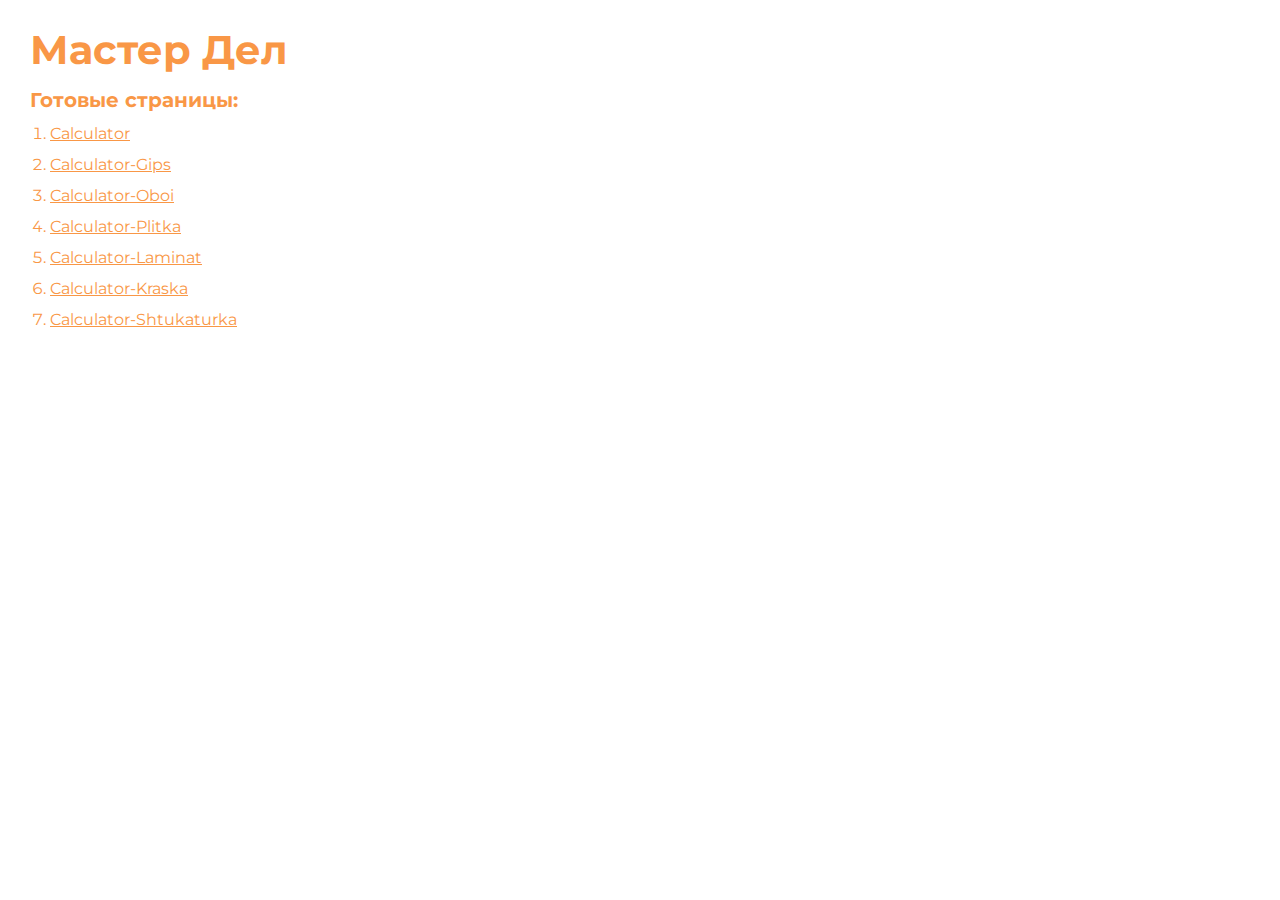
<file: index.html>
<!DOCTYPE html>
<html>

<head>
	<meta charset="UTF-8">
	<meta name="viewport" content="width=device-width, initial-scale=1.0">
	<title>Мастер Дел</title>
</head>

<body>
	<div class="rootpage">
		<h1>Мастер Дел</h1>
		<h2>Готовые страницы:</h2>
		<ol class="rootpage__list">
			<li><a target="_blank" href="home.html">Calculator</a></li>
			<li><a target="_blank" href="calculator-gibs.html">Calculator-Gips</a></li>
			<li><a target="_blank" href="calculator-oboi.html">Calculator-Oboi</a></li>
			<li><a target="_blank" href="calculator-plitka.html">Calculator-Plitka</a></li>
			<li><a target="_blank" href="calculator-laminat.html">Calculator-Laminat</a></li>
			<li><a target="_blank" href="calculator-kraska.html">Calculator-Kraska</a></li>
			<li><a target="_blank" href="calculator-shtukaturka.html">Calculator-Shtukaturka</a></li>
		</ol>
	</div>
</body>
<style>
	@charset "UTF-8";
	@import url("https://fonts.googleapis.com/css?family=Montserrat:regular,700&display=swap");

	*,
	*::before,
	*::after {
		padding: 0px;
		margin: 0px;
		border: 0px;
		box-sizing: border-box;
	}

	html,
	body {
		height: 100%;
		margin: 0;
		padding: 0;
		min-width: 320px;
		width: 100%;
		color: #F99746;
		background-color: #fff;
	}

	body {
		font-family: Montserrat;
		font-size: 100%;
		line-height: 1;
		font-size: 1rem;
	}

	a {
		text-decoration: underline;
		color: #F99746
	}

	a:visited {
		text-decoration: underline;
		color: #F99746
	}

	a:hover {
		text-decoration: none;
	}

	ul li {
		list-style: none;
	}

	img {
		vertical-align: top;
	}

	.wrapper {
		width: 100%;
		min-height: 100%;
		overflow: hidden;
	}

	.rootpage {
		padding: 30px;
		display: flex;
		flex-direction: column;
		align-items: flex-start;
	}

	@media (max-width: 767px) {
		.rootpage {
			padding: 30px 15px;
		}
	}

	h1 {
		color: #F99746;
		font-size: 2.5rem;
		margin: 0px 0px 1.25rem 0px;
	}

	@media (max-width: 767px) {
		h1 {
			font-size: 1.85rem;
			margin: 0px 0px 1.25rem 0px;
		}
	}

	h2 {
		color: #F99746;
		font-size: 1.25rem;
		margin: 0px 0px 1rem 0px;
	}

	@media (max-width: 767px) {
		h2 {
			font-size: 1.125rem;
			margin: 0px 0px 1rem 0px;
		}
	}

	.rootpage__info {
		line-height: 140%;
		margin: 0px 0px 1.5rem 0px;
	}

	.rootpage__list {
		margin: 0px 0px 2.25rem 1.25rem;
	}

	.rootpage__list li:not(:last-child) {
		margin: 0px 0px 15px 0px;
	}

	.rootpage__contacts,
	.rootpage__tnx {
		border-radius: 200px;
		padding: 20px 65px;
		line-height: 140%;
	}

	@media (max-width: 767px) {

		.rootpage__contacts,
		.rootpage__tnx {
			border-radius: 40px;
			padding: 20px;
		}
	}

	.rootpage__contacts {
		background: #32b5a4;

	}

	.rootpage__contacts a {
		color: #ebe691;
	}

	.rootpage__tnx {
		background: #c22d63;
		margin: 0px 0px 1rem 0px;
	}
</style>

</html>
</file>
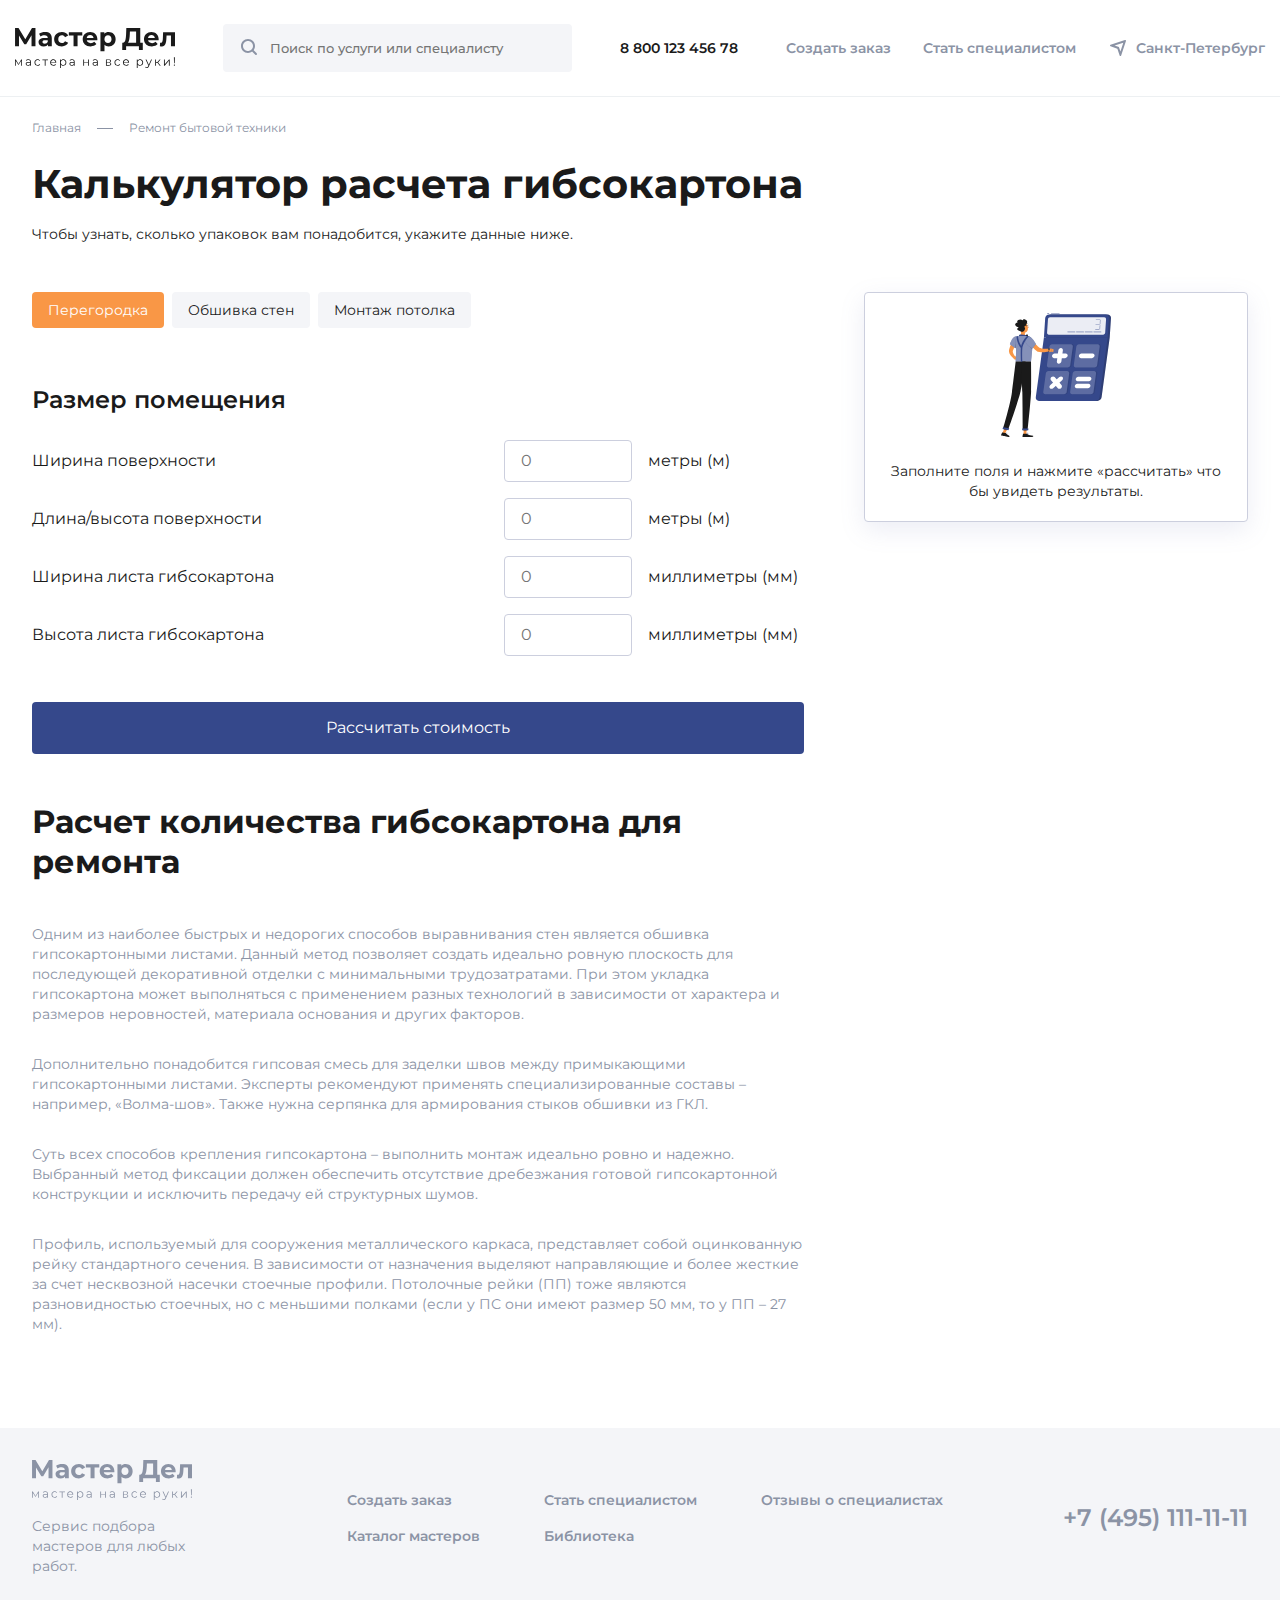
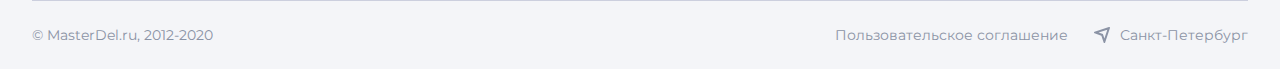
<file: calculator-gibs.html>
<!DOCTYPE html>
<html lang="ru">

<head>
	<title>Calculator-Gibs</title>
	<meta charset="UTF-8">
	<meta name="format-detection" content="telephone=no">
	<link rel="stylesheet" href="css/style.min.css?_v=20240222144942">
	<meta name="viewport" content="width=device-width, initial-scale=1.0">
</head>

<body>
	<div class="wrapper">
		<header class="header">
			<div class="header__container header__container_wide">
				<button aria-label="button: close menu" type="button" class="menu__icon icon-menu"><span></span></button>
				<a href="index.html" class="header__logo logo">
					<img src="img/logo/logo.svg" alt="лого: Мастер Дел">
				</a>
				<form data-da=".header__actions, 767.98, last" action="#" class="header__search search">
					<button aria-label="search button" type="submit" class="search__button">
						<svg xmlns="http://www.w3.org/2000/svg" width="20" height="20" viewBox="0 0 20 20" fill="none">
							<path fill-rule="evenodd" clip-rule="evenodd" d="M9 2C12.866 2 16 5.13401 16 9C16 10.5764 15.4789 12.0311 14.5996 13.2012L14.6545 13.2441L14.7071 13.2929L17.7071 16.2929C18.0976 16.6834 18.0976 17.3166 17.7071 17.7071C17.3466 18.0676 16.7794 18.0953 16.3871 17.7903L16.2929 17.7071L13.2929 14.7071C13.2587 14.6729 13.2275 14.6368 13.1993 14.5992C12.031 15.4789 10.5764 16 9 16C5.13401 16 2 12.866 2 9C2 5.13401 5.13401 2 9 2ZM9 4C6.23858 4 4 6.23858 4 9C4 11.7614 6.23858 14 9 14C11.7614 14 14 11.7614 14 9C14 6.23858 11.7614 4 9 4Z" fill="#8B93A5" />
						</svg>
					</button>
					<input autocomplete="off" type="text" name="form[]" placeholder="Поиск по услуги или специалисту" class="search__input">
				</form>
				<div class="header__actions">
					<a data-da=".menu__body, 767.98, last" href="tel:880012345678" class="header__callback callback">8 800 123 456
						78</a>
					<nav data-da=".header__container, 767,98,last" class="menu__body">
						<ul class="menu__list">
							<li class="menu__item"><a href="#" class="menu__link">Создать заказ</a></li>
							<li class="menu__item"><a href="#" class="menu__link">Стать специалистом</a></li>
							<li class="menu__item"><a aria-label="location" data-da=".header__actions, 767.98, last" href="#" class="menu__link menu__link_address">
									<svg xmlns="http://www.w3.org/2000/svg" width="20" height="20" viewBox="0 0 20 20" fill="none">
										<path fill-rule="evenodd" clip-rule="evenodd" d="M2.54697 8.35978C1.81768 8.11668 1.81768 7.08512 2.54697 6.84202L16.9457 2.04243C17.5711 1.83398 18.166 2.42892 17.9576 3.05427L13.158 17.453C12.9149 18.1823 11.8833 18.1823 11.6402 17.453L9.36691 10.6331L2.54697 8.35978ZM6.59488 7.6009L10.948 9.05195L12.3991 13.4051L15.3012 4.69879L6.59488 7.6009Z" fill="#8B93A5" />
									</svg>
									<span>Санкт-Петербург</span>
								</a></li>
						</ul>
					</nav>
				</div>
			</div>
			<nav class="header__mobile mobile-header">
				<div class="mobile-header__container">
					<ul class="mobile-header__list">
						<li><a href="#" class="mobile-header__link">Создать заказ</a></li>
						<li><a href="#" class="mobile-header__link">Каталог услуг</a></li>
					</ul>
				</div>
			</nav>
		</header>
		<main class="page">
			<section class="top-block">
				<div class="top-block__container">
					<nav class="breadcrumbs">
						<ul class="breadcrumbs__list">
							<li>
								<a href="index.html" class="breadcrumbs__link">Главная</a>
							</li>
							<li>
								Ремонт бытовой техники
							</li>
						</ul>
					</nav>
					<div class="header-block">
						<h1 class="header-block__title title">Калькулятор расчета гибсокартона</h1>
						<p class="header-block__descr">
							Чтобы узнать, сколько упаковок вам понадобится, укажите данные ниже.
						</p>
					</div>
				</div>
			</section>
			<section class="calculator">
				<div class="calculator__container">
					<div class="calculator__body">
						<div data-tabs class="tabs">
							<nav data-tabs-titles class="tabs__navigation">
								<button type="button" class="tabs__title _tab-active">Перегородка</button>
								<button type="button" class="tabs__title">Обшивка стен</button>
								<button type="button" class="tabs__title">Монтаж потолка</button>
							</nav>
							<div data-tabs-body class="tabs__content">
								<div class="tabs__body">
									<h2 class="tabs__subtitle subtitle">
										Размер помещения
									</h2>
									<form action="#" class="tabs__form form-tabs form-tabs_1">
										<div class="form-tabs__line">
											<label for="input1" class="form-tabs__label">Ширина поверхности</label>
											<div class="form-tabs__wrapper">
												<input data-required id="input1" type="text" class="form-tabs__input input input_number input_width-surface" placeholder="0">
												<span class="form-tabs__measurement">метры (м)</span>
											</div>
										</div>
										<div class="form-tabs__line">
											<label for="input2" class="form-tabs__label">Длина/высота поверхности</label>
											<div class="form-tabs__wrapper">
												<input data-required id="input2" type="text" class="form-tabs__input input input_number input_surface-length" placeholder="0">
												<span class="form-tabs__measurement">метры (м)</span>
											</div>
										</div>
										<div class="form-tabs__line">
											<label for="input3" class="form-tabs__label">Ширина листа гибсокартона</label>
											<div class="form-tabs__wrapper">
												<input data-required id="input3" type="text" class="form-tabs__input input input_number input_plasterboard-width" placeholder="0">
												<span class="form-tabs__measurement">миллиметры (мм)</span>
											</div>
										</div>
										<div class="form-tabs__line">
											<label for="input4" class="form-tabs__label">Высота листа гибсокартона</label>
											<div class="form-tabs__wrapper">
												<input data-required id="input4" type="text" class="form-tabs__input input input_number input_plasterboard-height" placeholder="0">
												<span class="form-tabs__measurement">миллиметры (мм)</span>
											</div>
										</div>
										<button type="button" class="form-tabs__button calculate-septum">Рассчитать
											стоимость</button>
									</form>
								</div>
								<div class="tabs__body">
									<h2 class="tabs__subtitle subtitle">
										Размер помещения
									</h2>
									<form action="#" class="tabs__form form-tabs form-tabs_2">
										<div class="form-tabs__line">
											<label for="input1" class="form-tabs__label">Ширина поверхности</label>
											<div class="form-tabs__wrapper">
												<input data-required id="input1" type="text" class="form-tabs__input input input_number input_width-surface-2" placeholder="0">
												<span class="form-tabs__measurement">метры (м)</span>
											</div>
										</div>
										<div class="form-tabs__line">
											<label for="input2" class="form-tabs__label">Длина/высота поверхности</label>
											<div class="form-tabs__wrapper">
												<input data-required id="input2" type="text" class="form-tabs__input input input_number input_surface-length-2" placeholder="0">
												<span class="form-tabs__measurement">метры (м)</span>
											</div>
										</div>
										<div class="form-tabs__line">
											<label for="input3" class="form-tabs__label">Ширина листа гибсокартона</label>
											<div class="form-tabs__wrapper">
												<input data-required id="input3" type="text" class="form-tabs__input input input_number input_plasterboard-width-2" placeholder="0">
												<span class="form-tabs__measurement">миллиметры (мм)</span>
											</div>
										</div>
										<div class="form-tabs__line">
											<label for="input4" class="form-tabs__label">Высота листа гибсокартона</label>
											<div class="form-tabs__wrapper">
												<input data-required id="input4" type="text" class="form-tabs__input input input_number input_plasterboard-height-2" placeholder="0">
												<span class="form-tabs__measurement">миллиметры (мм)</span>
											</div>
										</div>
										<button type="button" class="form-tabs__button calculate-wall-paneling">Рассчитать
											стоимость</button>
									</form>
								</div>
								<div class="tabs__body">
									<h2 class="tabs__subtitle subtitle">
										Размер помещения
									</h2>
									<form action="#" class="tabs__form form-tabs form-tabs_3">
										<div class="form-tabs__line">
											<label for="input1" class="form-tabs__label">Ширина поверхности</label>
											<div class="form-tabs__wrapper">
												<input data-required id="input1" type="text" class="form-tabs__input input input_number input_width-surface-3" placeholder="0">
												<span class="form-tabs__measurement">метры (м)</span>
											</div>
										</div>
										<div class="form-tabs__line">
											<label for="input2" class="form-tabs__label">Длина/высота поверхности</label>
											<div class="form-tabs__wrapper">
												<input data-required id="input2" type="text" class="form-tabs__input input input_number input_surface-length-3" placeholder="0">
												<span class="form-tabs__measurement">метры (м)</span>
											</div>
										</div>
										<div class="form-tabs__line">
											<label for="input3" class="form-tabs__label">Ширина листа гибсокартона</label>
											<div class="form-tabs__wrapper">
												<input data-required id="input3" type="text" class="form-tabs__input input input_number input_plasterboard-width-3" placeholder="0">
												<span class="form-tabs__measurement">миллиметры (мм)</span>
											</div>
										</div>
										<div class="form-tabs__line">
											<label for="input4" class="form-tabs__label">Высота листа гибсокартона</label>
											<div class="form-tabs__wrapper">
												<input data-required id="input4" type="text" class="form-tabs__input input input_number input_plasterboard-height-3" placeholder="0">
												<span class="form-tabs__measurement">миллиметры (мм)</span>
											</div>
										</div>
										<button type="button" class="form-tabs__button calculate-ceiling-installation">Рассчитать
											стоимость</button>
									</form>
								</div>
							</div>
						</div>
						<div class="calculator__content">
							<h2 class="calculator__subtitle subtitle">
								Расчет количества гибсокартона для
								ремонта
							</h2>
							<div class="calculator__info">
								<p>
									Одним из наиболее быстрых и недорогих способов выравнивания стен является обшивка
									гипсокартонными листами. Данный метод
									позволяет создать идеально ровную плоскость для последующей декоративной отделки с
									минимальными трудозатратами. При этом
									укладка гипсокартона может выполняться с применением разных технологий в зависимости от
									характера и размеров
									неровностей, материала основания и других факторов.
								</p>
								<p>
									Дополнительно понадобится гипсовая смесь для заделки швов между примыкающими гипсокартонными
									листами. Эксперты
									рекомендуют применять специализированные составы – например, «Волма-шов». Также нужна
									серпянка для армирования стыков
									обшивки из ГКЛ.
								</p>
								<p>
									Суть всех способов крепления гипсокартона – выполнить монтаж идеально ровно и надежно.
									Выбранный метод фиксации должен
									обеспечить отсутствие дребезжания готовой гипсокартонной конструкции и исключить передачу ей
									структурных шумов.
								</p>
								<p>
									Профиль, используемый для сооружения металлического каркаса, представляет собой оцинкованную
									рейку стандартного сечения.
									В зависимости от назначения выделяют направляющие и более жесткие за счет несквозной насечки
									стоечные профили.
									Потолочные рейки (ПП) тоже являются разновидностью стоечных, но с меньшими полками (если у ПС
									они имеют размер 50 мм, то
									у ПП – 27 мм).
								</p>
							</div>
						</div>
					</div>
					<div class="pin-wrapper">
						<aside id="pinBlock" data-da=".calculator__body, 767.98, 2" class="calculator__result result pin-block">
							<div class="result__body">
								<h4 class="result__header">Результаты</h4>
								<div class="result__items">

								</div>
							</div>
							<div class="result__default">
								<div class="result__image">
									<img src="img/default-result/icon.svg" alt="icon">
								</div>
								<div class="result__topic">Заполните поля и нажмите «рассчитать»
									что бы увидеть результаты.</div>
							</div>
						</aside>
					</div>
				</div>
			</section>
		</main>
		<footer class="footer">
			<div class="footer__container">
				<div class="footer__top top-footer">
					<div class="top-footer__column">
						<a href="index.html" class="top-footer__logo">
							<img src="img/logo/logo-grey.svg" alt="лого: Мастер Дел">
						</a>
						<p class="top-footer__descr">Сервис подбора мастеров для любых работ.</p>
					</div>
					<nav class="top-footer__menu">
						<ul class="top-footer__list">
							<li class="top-footer__item">
								<a href="#" class="top-footer__link">Создать заказ</a>
							</li>
							<li class="top-footer__item">
								<a href="#" class="top-footer__link">Стать специалистом</a>
							</li>
							<li class="top-footer__item">
								<a href="#" class="top-footer__link">Отзывы о специалистах</a>
							</li>
							<li class="top-footer__item">
								<a href="#" class="top-footer__link">Каталог мастеров</a>
							</li>
							<li class="top-footer__item">
								<a href="#" class="top-footer__link">Библиотека</a>
							</li>
						</ul>
					</nav>
					<a href="tel:+74951111111" class="top-footer__callback">+7 (495) 111-11-11</a>
				</div>
				<div class="bottom-footer">
					<p class="bottom-footer__copyright">© MasterDel.ru, 2012-2020</p>
					<ul class="bottom-footer__list">
						<li>
							<a href="#" class="bottom-footer__link">Пользовательское соглашение</a>
						</li>
						<li>
							<a href="#" class="bottom-footer__link bottom-footer__link_address">
								<svg xmlns="http://www.w3.org/2000/svg" width="20" height="20" viewBox="0 0 20 20" fill="none">
									<path fill-rule="evenodd" clip-rule="evenodd" d="M2.54697 8.35978C1.81768 8.11668 1.81768 7.08512 2.54697 6.84202L16.9457 2.04243C17.5711 1.83398 18.166 2.42892 17.9576 3.05427L13.158 17.453C12.9149 18.1823 11.8833 18.1823 11.6402 17.453L9.36691 10.6331L2.54697 8.35978ZM6.59488 7.6009L10.948 9.05195L12.3991 13.4051L15.3012 4.69879L6.59488 7.6009Z" fill="#8B93A5" />
								</svg>
								<span>Санкт-Петербург</span>
							</a>
						</li>
					</ul>
				</div>
			</div>
		</footer>
	</div>
	<!-- <div id="popup" aria-hidden="true" class="popup">
	<div class="popup__wrapper">
		<div class="popup__content">
			<button data-close type="button" class="popup__close">Закрыть</button>
			<div class="popup__text">
				Text
			</div>
		</div>
	</div>
</div> -->
	<script src="js/app.min.js?_v=20240222144942"></script>
</body>

</html>
</file>
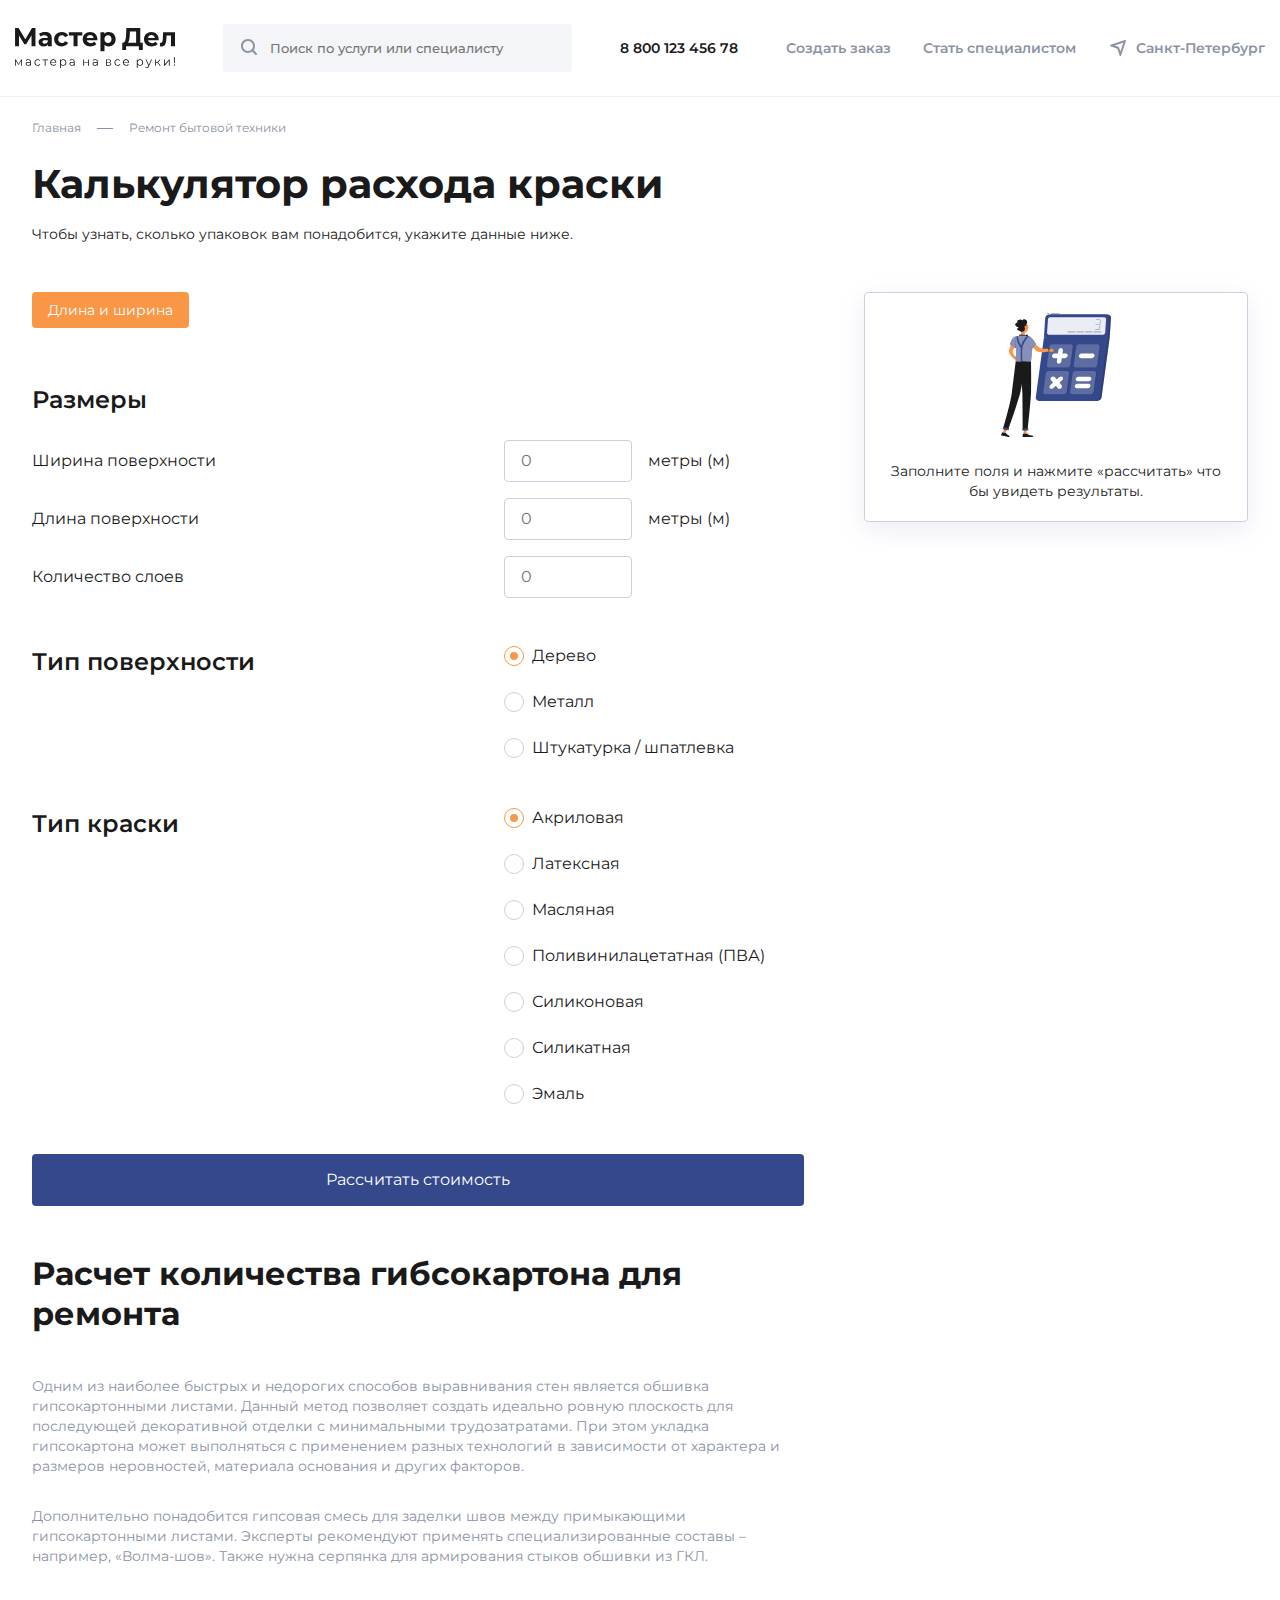
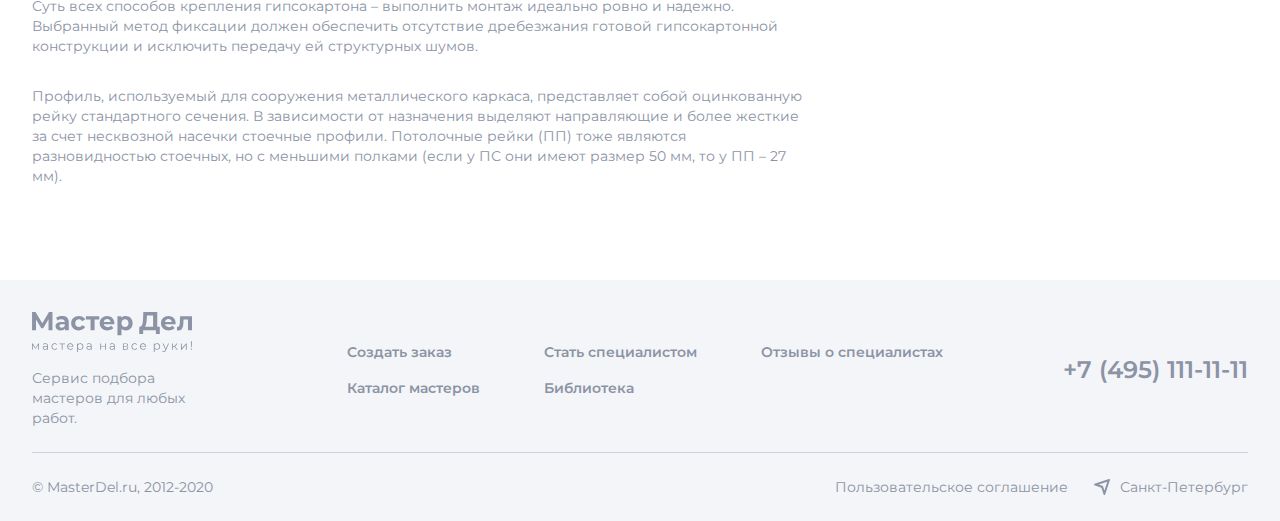
<file: calculator-kraska.html>
<!DOCTYPE html>
<html lang="ru">

<head>
	<title>Calculator-Kraska</title>
	<meta charset="UTF-8">
	<meta name="format-detection" content="telephone=no">
	<link rel="stylesheet" href="css/style.min.css?_v=20240222144942">
	<meta name="viewport" content="width=device-width, initial-scale=1.0">
</head>

<body>
	<div class="wrapper">
		<header class="header">
			<div class="header__container header__container_wide">
				<button aria-label="button: close menu" type="button" class="menu__icon icon-menu"><span></span></button>
				<a href="index.html" class="header__logo logo">
					<img src="img/logo/logo.svg" alt="лого: Мастер Дел">
				</a>
				<form data-da=".header__actions, 767.98, last" action="#" class="header__search search">
					<button aria-label="search button" type="submit" class="search__button">
						<svg xmlns="http://www.w3.org/2000/svg" width="20" height="20" viewBox="0 0 20 20" fill="none">
							<path fill-rule="evenodd" clip-rule="evenodd" d="M9 2C12.866 2 16 5.13401 16 9C16 10.5764 15.4789 12.0311 14.5996 13.2012L14.6545 13.2441L14.7071 13.2929L17.7071 16.2929C18.0976 16.6834 18.0976 17.3166 17.7071 17.7071C17.3466 18.0676 16.7794 18.0953 16.3871 17.7903L16.2929 17.7071L13.2929 14.7071C13.2587 14.6729 13.2275 14.6368 13.1993 14.5992C12.031 15.4789 10.5764 16 9 16C5.13401 16 2 12.866 2 9C2 5.13401 5.13401 2 9 2ZM9 4C6.23858 4 4 6.23858 4 9C4 11.7614 6.23858 14 9 14C11.7614 14 14 11.7614 14 9C14 6.23858 11.7614 4 9 4Z" fill="#8B93A5" />
						</svg>
					</button>
					<input autocomplete="off" type="text" name="form[]" placeholder="Поиск по услуги или специалисту" class="search__input">
				</form>
				<div class="header__actions">
					<a data-da=".menu__body, 767.98, last" href="tel:880012345678" class="header__callback callback">8 800 123 456
						78</a>
					<nav data-da=".header__container, 767,98,last" class="menu__body">
						<ul class="menu__list">
							<li class="menu__item"><a href="#" class="menu__link">Создать заказ</a></li>
							<li class="menu__item"><a href="#" class="menu__link">Стать специалистом</a></li>
							<li class="menu__item"><a aria-label="location" data-da=".header__actions, 767.98, last" href="#" class="menu__link menu__link_address">
									<svg xmlns="http://www.w3.org/2000/svg" width="20" height="20" viewBox="0 0 20 20" fill="none">
										<path fill-rule="evenodd" clip-rule="evenodd" d="M2.54697 8.35978C1.81768 8.11668 1.81768 7.08512 2.54697 6.84202L16.9457 2.04243C17.5711 1.83398 18.166 2.42892 17.9576 3.05427L13.158 17.453C12.9149 18.1823 11.8833 18.1823 11.6402 17.453L9.36691 10.6331L2.54697 8.35978ZM6.59488 7.6009L10.948 9.05195L12.3991 13.4051L15.3012 4.69879L6.59488 7.6009Z" fill="#8B93A5" />
									</svg>
									<span>Санкт-Петербург</span>
								</a></li>
						</ul>
					</nav>
				</div>
			</div>
			<nav class="header__mobile mobile-header">
				<div class="mobile-header__container">
					<ul class="mobile-header__list">
						<li><a href="#" class="mobile-header__link">Создать заказ</a></li>
						<li><a href="#" class="mobile-header__link">Каталог услуг</a></li>
					</ul>
				</div>
			</nav>
		</header>
		<main class="page">
			<section class="top-block">
				<div class="top-block__container">
					<nav class="breadcrumbs">
						<ul class="breadcrumbs__list">
							<li>
								<a href="index.html" class="breadcrumbs__link">Главная</a>
							</li>
							<li>
								Ремонт бытовой техники
							</li>
						</ul>
					</nav>
					<div class="header-block">
						<h1 class="header-block__title title">Калькулятор расхода краски</h1>
						<p class="header-block__descr">
							Чтобы узнать, сколько упаковок вам понадобится, укажите данные ниже.
						</p>
					</div>
				</div>
			</section>
			<section class="calculator">
				<div class="calculator__container">
					<div class="calculator__body">
						<div data-tabs class="tabs">
							<nav data-tabs-titles class="tabs__navigation">
								<button type="button" class="tabs__title _tab-active">Длина и ширина</button>
							</nav>
							<div data-tabs-body class="tabs__content">
								<form action="#" class="tabs__body">
									<div class="tabs__item">
										<h2 class="tabs__subtitle subtitle">
											Размеры
										</h2>
										<div class="tabs__form form-tabs form-tabs_paint">
											<div class="form-tabs__line">
												<label for="input1" class="form-tabs__label">Ширина поверхности</label>
												<div class="form-tabs__wrapper">
													<input id="input1" type="text" class="form-tabs__input input input_width-surface  input_number" placeholder="0">
													<span class="form-tabs__measurement">метры (м)</span>
												</div>
											</div>
											<div class="form-tabs__line">
												<label for="input2" class="form-tabs__label">Длина поверхности</label>
												<div class="form-tabs__wrapper">
													<input id="input2" type="text" class="form-tabs__input input input_surface-length  input_number" placeholder="0">
													<span class="form-tabs__measurement">метры (м)</span>
												</div>
											</div>
											<div class="form-tabs__line">
												<label for="input3" class="form-tabs__label">Количество слоев</label>
												<div class="form-tabs__wrapper">
													<input id="input3" type="text" class="form-tabs__input input input_surface-layers  input_number" placeholder="0">
												</div>
											</div>
										</div>
									</div>
									<div class="tabs__item">
										<div class="tabs__options">
											<h2 class="tabs__subtitle subtitle">
												Тип поверхности
											</h2>
											<div class="options">
												<div class="options__item">
													<input hidden id="b_101" class="options__input options__input_type" checked type="radio" value="0.9" name="option-type">
													<label for="b_101" class="options__label"><span class="options__text">Дерево</span></label>
												</div>
												<div class="options__item">
													<input hidden id="b_121" class="options__input options__input_type" type="radio" value="0.8" name="option-type">
													<label for="b_121" class="options__label"><span class="options__text">Металл</span></label>
												</div>
												<div class="options__item">
													<input hidden id="b_131" class="options__input options__input_type" type="radio" value="1" name="option-type">
													<label for="b_131" class="options__label"><span class="options__text">Штукатурка / шпатлевка</span></label>
												</div>
											</div>
										</div>
									</div>
									<div class="tabs__item">
										<div class="tabs__options">
											<h2 class="tabs__subtitle subtitle">
												Тип краски
											</h2>
											<div class="options">
												<div class="options__item">
													<input hidden id="o_110" class="options__input options__input_paintType" checked type="radio" value="0.25" name="option-paintType">
													<label for="o_110" class="options__label"><span class="options__text">Акриловая</span></label>
												</div>
												<div class="options__item">
													<input hidden id="o_112" class="options__input options__input_paintType" type="radio" value="0.6" name="option-paintType">
													<label for="o_112" class="options__label"><span class="options__text">Латексная</span></label>
												</div>
												<div class="options__item">
													<input hidden id="o_113" class="options__input options__input_paintType" type="radio" value="0.2" name="option-paintType">
													<label for="o_113" class="options__label"><span class="options__text">Масляная</span></label>
												</div>
												<div class="options__item">
													<input hidden id="o_114" class="options__input options__input_paintType" type="radio" value="0.55" name="option-paintType">
													<label for="o_114" class="options__label"><span class="options__text">Поливинилацетатная (ПВА)</span></label>
												</div>
												<div class="options__item">
													<input hidden id="o_115" class="options__input options__input_paintType" type="radio" value="0.3" name="option-paintType">
													<label for="o_115" class="options__label"><span class="options__text">Силиконовая</span></label>
												</div>
												<div class="options__item">
													<input hidden id="o_116" class="options__input options__input_paintType" type="radio" value="0.4" name="option-paintType">
													<label for="o_116" class="options__label"><span class="options__text">Силикатная</span></label>
												</div>
												<div class="options__item">
													<input hidden id="o_117" class="options__input options__input_paintType" type="radio" value="0.15" name="option-paintType">
													<label for="o_117" class="options__label"><span class="options__text">Эмаль</span></label>
												</div>
											</div>
										</div>
									</div>
									<button class="form-tabs__button calculator-paint">Рассчитать стоимость</button>
								</form>
							</div>
						</div>
						<div class="calculator__content">
							<h2 class="calculator__subtitle subtitle">
								Расчет количества гибсокартона для
								ремонта
							</h2>
							<div class="calculator__info">
								<p>
									Одним из наиболее быстрых и недорогих способов выравнивания стен является обшивка
									гипсокартонными листами. Данный метод
									позволяет создать идеально ровную плоскость для последующей декоративной отделки с
									минимальными трудозатратами. При этом
									укладка гипсокартона может выполняться с применением разных технологий в зависимости от
									характера и размеров
									неровностей, материала основания и других факторов.
								</p>
								<p>
									Дополнительно понадобится гипсовая смесь для заделки швов между примыкающими гипсокартонными
									листами. Эксперты
									рекомендуют применять специализированные составы – например, «Волма-шов». Также нужна
									серпянка для армирования стыков
									обшивки из ГКЛ.
								</p>
								<p>
									Суть всех способов крепления гипсокартона – выполнить монтаж идеально ровно и надежно.
									Выбранный метод фиксации должен
									обеспечить отсутствие дребезжания готовой гипсокартонной конструкции и исключить передачу ей
									структурных шумов.
								</p>
								<p>
									Профиль, используемый для сооружения металлического каркаса, представляет собой оцинкованную
									рейку стандартного сечения.
									В зависимости от назначения выделяют направляющие и более жесткие за счет несквозной насечки
									стоечные профили.
									Потолочные рейки (ПП) тоже являются разновидностью стоечных, но с меньшими полками (если у ПС
									они имеют размер 50 мм, то
									у ПП – 27 мм).
								</p>
							</div>
						</div>
					</div>
					<div class="pin-wrapper">
						<aside data-da=".calculator__body, 767.98, 2" class="calculator__result result pin-block">
							<div class="result__body">
								<h4 class="result__header">Результаты</h4>
								<div class="result__items">

								</div>
							</div>
							<div class="result__default">
								<div class="result__image">
									<img src="img/default-result/icon.svg" alt="icon">
								</div>
								<div class="result__topic">Заполните поля и нажмите «рассчитать»
									что бы увидеть результаты.</div>
							</div>
						</aside>
					</div>
				</div>
			</section>
		</main>
		<footer class="footer">
			<div class="footer__container">
				<div class="footer__top top-footer">
					<div class="top-footer__column">
						<a href="index.html" class="top-footer__logo">
							<img src="img/logo/logo-grey.svg" alt="лого: Мастер Дел">
						</a>
						<p class="top-footer__descr">Сервис подбора мастеров для любых работ.</p>
					</div>
					<nav class="top-footer__menu">
						<ul class="top-footer__list">
							<li class="top-footer__item">
								<a href="#" class="top-footer__link">Создать заказ</a>
							</li>
							<li class="top-footer__item">
								<a href="#" class="top-footer__link">Стать специалистом</a>
							</li>
							<li class="top-footer__item">
								<a href="#" class="top-footer__link">Отзывы о специалистах</a>
							</li>
							<li class="top-footer__item">
								<a href="#" class="top-footer__link">Каталог мастеров</a>
							</li>
							<li class="top-footer__item">
								<a href="#" class="top-footer__link">Библиотека</a>
							</li>
						</ul>
					</nav>
					<a href="tel:+74951111111" class="top-footer__callback">+7 (495) 111-11-11</a>
				</div>
				<div class="bottom-footer">
					<p class="bottom-footer__copyright">© MasterDel.ru, 2012-2020</p>
					<ul class="bottom-footer__list">
						<li>
							<a href="#" class="bottom-footer__link">Пользовательское соглашение</a>
						</li>
						<li>
							<a href="#" class="bottom-footer__link bottom-footer__link_address">
								<svg xmlns="http://www.w3.org/2000/svg" width="20" height="20" viewBox="0 0 20 20" fill="none">
									<path fill-rule="evenodd" clip-rule="evenodd" d="M2.54697 8.35978C1.81768 8.11668 1.81768 7.08512 2.54697 6.84202L16.9457 2.04243C17.5711 1.83398 18.166 2.42892 17.9576 3.05427L13.158 17.453C12.9149 18.1823 11.8833 18.1823 11.6402 17.453L9.36691 10.6331L2.54697 8.35978ZM6.59488 7.6009L10.948 9.05195L12.3991 13.4051L15.3012 4.69879L6.59488 7.6009Z" fill="#8B93A5" />
								</svg>
								<span>Санкт-Петербург</span>
							</a>
						</li>
					</ul>
				</div>
			</div>
		</footer>
	</div>
	<!-- <div id="popup" aria-hidden="true" class="popup">
	<div class="popup__wrapper">
		<div class="popup__content">
			<button data-close type="button" class="popup__close">Закрыть</button>
			<div class="popup__text">
				Text
			</div>
		</div>
	</div>
</div> -->
	<script src="js/app.min.js?_v=20240222144942"></script>
</body>

</html>
</file>
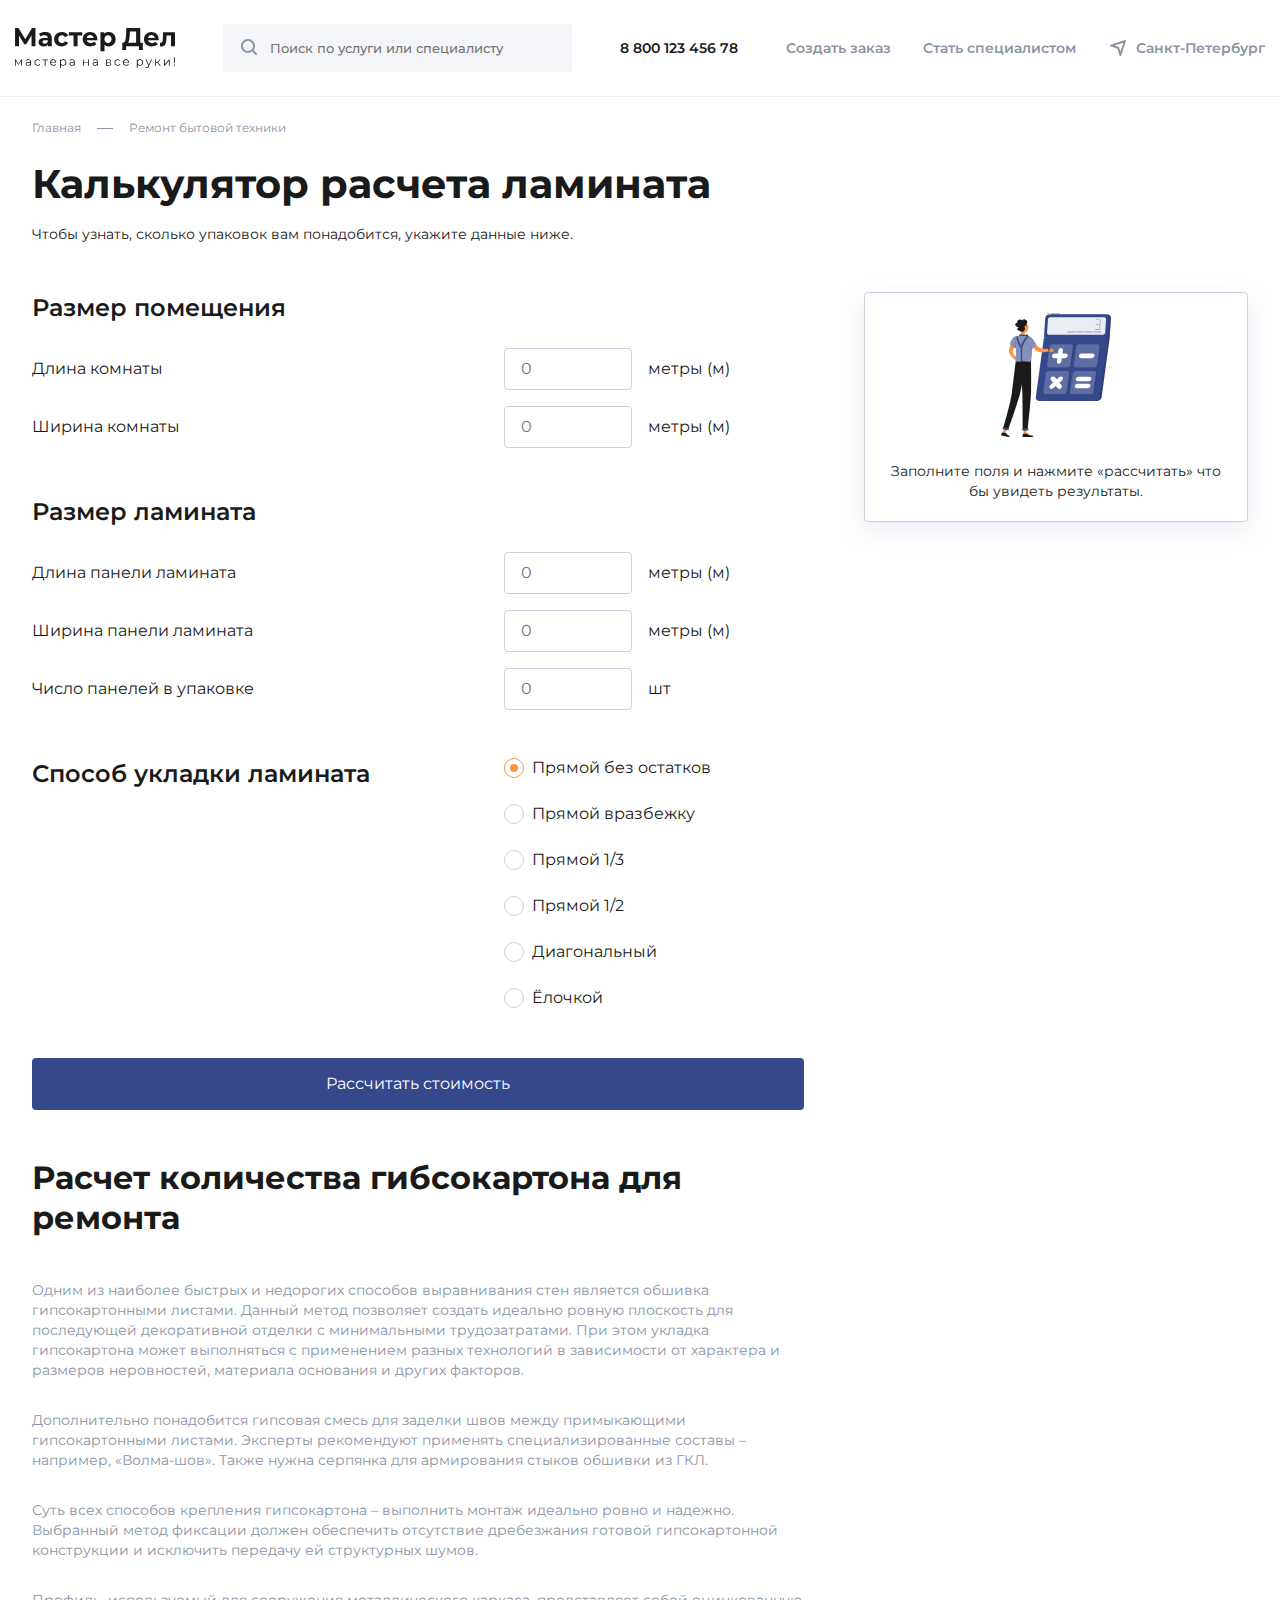
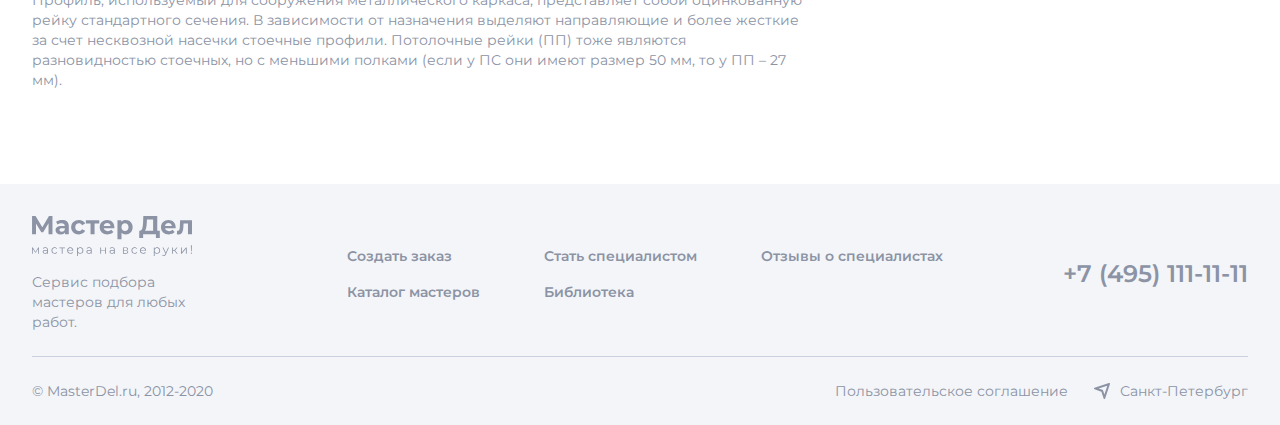
<file: calculator-laminat.html>
<!DOCTYPE html>
<html lang="ru">

<head>
	<title>Calculator-Laminat</title>
	<meta charset="UTF-8">
	<meta name="format-detection" content="telephone=no">
	<link rel="stylesheet" href="css/style.min.css?_v=20240222144942">
	<meta name="viewport" content="width=device-width, initial-scale=1.0">
</head>

<body>
	<div class="wrapper">
		<header class="header">
			<div class="header__container header__container_wide">
				<button aria-label="button: close menu" type="button" class="menu__icon icon-menu"><span></span></button>
				<a href="index.html" class="header__logo logo">
					<img src="img/logo/logo.svg" alt="лого: Мастер Дел">
				</a>
				<form data-da=".header__actions, 767.98, last" action="#" class="header__search search">
					<button aria-label="search button" type="submit" class="search__button">
						<svg xmlns="http://www.w3.org/2000/svg" width="20" height="20" viewBox="0 0 20 20" fill="none">
							<path fill-rule="evenodd" clip-rule="evenodd" d="M9 2C12.866 2 16 5.13401 16 9C16 10.5764 15.4789 12.0311 14.5996 13.2012L14.6545 13.2441L14.7071 13.2929L17.7071 16.2929C18.0976 16.6834 18.0976 17.3166 17.7071 17.7071C17.3466 18.0676 16.7794 18.0953 16.3871 17.7903L16.2929 17.7071L13.2929 14.7071C13.2587 14.6729 13.2275 14.6368 13.1993 14.5992C12.031 15.4789 10.5764 16 9 16C5.13401 16 2 12.866 2 9C2 5.13401 5.13401 2 9 2ZM9 4C6.23858 4 4 6.23858 4 9C4 11.7614 6.23858 14 9 14C11.7614 14 14 11.7614 14 9C14 6.23858 11.7614 4 9 4Z" fill="#8B93A5" />
						</svg>
					</button>
					<input autocomplete="off" type="text" name="form[]" placeholder="Поиск по услуги или специалисту" class="search__input">
				</form>
				<div class="header__actions">
					<a data-da=".menu__body, 767.98, last" href="tel:880012345678" class="header__callback callback">8 800 123 456
						78</a>
					<nav data-da=".header__container, 767,98,last" class="menu__body">
						<ul class="menu__list">
							<li class="menu__item"><a href="#" class="menu__link">Создать заказ</a></li>
							<li class="menu__item"><a href="#" class="menu__link">Стать специалистом</a></li>
							<li class="menu__item"><a aria-label="location" data-da=".header__actions, 767.98, last" href="#" class="menu__link menu__link_address">
									<svg xmlns="http://www.w3.org/2000/svg" width="20" height="20" viewBox="0 0 20 20" fill="none">
										<path fill-rule="evenodd" clip-rule="evenodd" d="M2.54697 8.35978C1.81768 8.11668 1.81768 7.08512 2.54697 6.84202L16.9457 2.04243C17.5711 1.83398 18.166 2.42892 17.9576 3.05427L13.158 17.453C12.9149 18.1823 11.8833 18.1823 11.6402 17.453L9.36691 10.6331L2.54697 8.35978ZM6.59488 7.6009L10.948 9.05195L12.3991 13.4051L15.3012 4.69879L6.59488 7.6009Z" fill="#8B93A5" />
									</svg>
									<span>Санкт-Петербург</span>
								</a></li>
						</ul>
					</nav>
				</div>
			</div>
			<nav class="header__mobile mobile-header">
				<div class="mobile-header__container">
					<ul class="mobile-header__list">
						<li><a href="#" class="mobile-header__link">Создать заказ</a></li>
						<li><a href="#" class="mobile-header__link">Каталог услуг</a></li>
					</ul>
				</div>
			</nav>
		</header>
		<main class="page">
			<section class="top-block">
				<div class="top-block__container">
					<nav class="breadcrumbs">
						<ul class="breadcrumbs__list">
							<li>
								<a href="index.html" class="breadcrumbs__link">Главная</a>
							</li>
							<li>
								Ремонт бытовой техники
							</li>
						</ul>
					</nav>
					<div class="header-block">
						<h1 class="header-block__title title">Калькулятор расчета ламината</h1>
						<p class="header-block__descr">
							Чтобы узнать, сколько упаковок вам понадобится, укажите данные ниже.
						</p>
					</div>
				</div>
			</section>
			<section class="calculator">
				<div class="calculator__container">
					<div class="calculator__body">
						<div class="tabs">
							<div class="tabs__content">
								<form action="#" class="tabs__body form-body_laminate">
									<div class="tabs__item">
										<h2 class="tabs__subtitle subtitle">
											Размер помещения
										</h2>
										<div class="tabs__form form-tabs">
											<div class="form-tabs__line">
												<label for="input1" class="form-tabs__label">Длина комнаты</label>
												<div class="form-tabs__wrapper">
													<input id="input1" type="string" class="form-tabs__input input input_roomLength input_number" placeholder="0">
													<span class="form-tabs__measurement">метры (м)</span>
												</div>
											</div>
											<div class="form-tabs__line">
												<label for="input2" class="form-tabs__label">Ширина комнаты</label>
												<div class="form-tabs__wrapper">
													<input id="input2" type="string" class="form-tabs__input input input_roomWidth input_number" placeholder="0">
													<span class="form-tabs__measurement">метры (м)</span>
												</div>
											</div>
										</div>
									</div>
									<div class="tabs__item">
										<h2 class="tabs__subtitle subtitle">
											Размер ламината
										</h2>
										<div class="tabs__form form-tabs">
											<div class="form-tabs__line">
												<label for="input4" class="form-tabs__label">Длина панели ламината</label>
												<div class="form-tabs__wrapper">
													<input id="input4" type="string" class="form-tabs__input input input_lengthOfPanel input_number" placeholder="0">
													<span class="form-tabs__measurement">метры (м)</span>
												</div>
											</div>
											<div class="form-tabs__line">
												<label for="input5" class="form-tabs__label">Ширина панели ламината</label>
												<div class="form-tabs__wrapper">
													<input id="input5" type="string" class="form-tabs__input input input_widthOfPanel input_number" placeholder="0">
													<span class="form-tabs__measurement">метры (м)</span>
												</div>
											</div>
											<div class="form-tabs__line">
												<label for="input6" class="form-tabs__label">Число панелей в упаковке</label>
												<div class="form-tabs__wrapper">
													<input id="input6" type="string" class="form-tabs__input input input_numberOfPanelsInPackage input_number" placeholder="0">
													<span class="form-tabs__measurement">шт</span>
												</div>
											</div>
										</div>
									</div>
									<div class="tabs__item">
										<div class="tabs__options">
											<h2 class="tabs__subtitle subtitle">
												Способ укладки ламината
											</h2>
											<div class="options">
												<div class="options__item">
													<input hidden id="o_110" class="options__input options__input_methodLaminate" checked type="radio" value="1" name="option-methodLaminate">
													<label for="o_110" class="options__label"><span class="options__text">Прямой без
															остатков</span></label>
												</div>
												<div class="options__item">
													<input hidden id="o_112" class="options__input options__input_methodLaminate" type="radio" value="1.05" name="option-methodLaminate">
													<label for="o_112" class="options__label"><span class="options__text">Прямой
															вразбежку</span></label>
												</div>
												<div class="options__item">
													<input hidden id="o_113" class="options__input options__input_methodLaminate" type="radio" value="1.1" name="option-methodLaminate">
													<label for="o_113" class="options__label"><span class="options__text">Прямой
															1/3</span></label>
												</div>
												<div class="options__item">
													<input hidden id="o_114" class="options__input options__input_methodLaminate" type="radio" value="1.12" name="option-methodLaminate">
													<label for="o_114" class="options__label"><span class="options__text">Прямой
															1/2</span></label>
												</div>
												<div class="options__item">
													<input hidden id="o_115" class="options__input options__input_methodLaminate" type="radio" value="1.15" name="option-methodLaminate">
													<label for="o_115" class="options__label"><span class="options__text">Диагональный</span></label>
												</div>
												<div class="options__item">
													<input hidden id="o_116" class="options__input options__input_methodLaminate" type="radio" value="1.2" name="option-methodLaminate">
													<label for="o_116" class="options__label"><span class="options__text">Ёлочкой</span></label>
												</div>
											</div>
										</div>
									</div>
									<button class="form-tabs__button calculator-laminate">Рассчитать стоимость</button>
								</form>
							</div>
						</div>
						<div class="calculator__content">
							<h2 class="calculator__subtitle subtitle">
								Расчет количества гибсокартона для
								ремонта
							</h2>
							<div class="calculator__info">
								<p>
									Одним из наиболее быстрых и недорогих способов выравнивания стен является обшивка
									гипсокартонными листами. Данный метод
									позволяет создать идеально ровную плоскость для последующей декоративной отделки с
									минимальными трудозатратами. При этом
									укладка гипсокартона может выполняться с применением разных технологий в зависимости от
									характера и размеров
									неровностей, материала основания и других факторов.
								</p>
								<p>
									Дополнительно понадобится гипсовая смесь для заделки швов между примыкающими гипсокартонными
									листами. Эксперты
									рекомендуют применять специализированные составы – например, «Волма-шов». Также нужна
									серпянка для армирования стыков
									обшивки из ГКЛ.
								</p>
								<p>
									Суть всех способов крепления гипсокартона – выполнить монтаж идеально ровно и надежно.
									Выбранный метод фиксации должен
									обеспечить отсутствие дребезжания готовой гипсокартонной конструкции и исключить передачу ей
									структурных шумов.
								</p>
								<p>
									Профиль, используемый для сооружения металлического каркаса, представляет собой оцинкованную
									рейку стандартного сечения.
									В зависимости от назначения выделяют направляющие и более жесткие за счет несквозной насечки
									стоечные профили.
									Потолочные рейки (ПП) тоже являются разновидностью стоечных, но с меньшими полками (если у ПС
									они имеют размер 50 мм, то
									у ПП – 27 мм).
								</p>
							</div>
						</div>
					</div>
					<div class="pin-wrapper">
						<aside data-da=".calculator__body, 767.98, 2" class="calculator__result result pin-block">
							<div class="result__body">
								<h4 class="result__header">Результаты</h4>
								<div class="result__items">

								</div>
							</div>
							<div class="result__default">
								<div class="result__image">
									<img src="img/default-result/icon.svg" alt="icon">
								</div>
								<div class="result__topic">Заполните поля и нажмите «рассчитать»
									что бы увидеть результаты.</div>
							</div>
						</aside>
					</div>
				</div>
			</section>
		</main>
		<footer class="footer">
			<div class="footer__container">
				<div class="footer__top top-footer">
					<div class="top-footer__column">
						<a href="index.html" class="top-footer__logo">
							<img src="img/logo/logo-grey.svg" alt="лого: Мастер Дел">
						</a>
						<p class="top-footer__descr">Сервис подбора мастеров для любых работ.</p>
					</div>
					<nav class="top-footer__menu">
						<ul class="top-footer__list">
							<li class="top-footer__item">
								<a href="#" class="top-footer__link">Создать заказ</a>
							</li>
							<li class="top-footer__item">
								<a href="#" class="top-footer__link">Стать специалистом</a>
							</li>
							<li class="top-footer__item">
								<a href="#" class="top-footer__link">Отзывы о специалистах</a>
							</li>
							<li class="top-footer__item">
								<a href="#" class="top-footer__link">Каталог мастеров</a>
							</li>
							<li class="top-footer__item">
								<a href="#" class="top-footer__link">Библиотека</a>
							</li>
						</ul>
					</nav>
					<a href="tel:+74951111111" class="top-footer__callback">+7 (495) 111-11-11</a>
				</div>
				<div class="bottom-footer">
					<p class="bottom-footer__copyright">© MasterDel.ru, 2012-2020</p>
					<ul class="bottom-footer__list">
						<li>
							<a href="#" class="bottom-footer__link">Пользовательское соглашение</a>
						</li>
						<li>
							<a href="#" class="bottom-footer__link bottom-footer__link_address">
								<svg xmlns="http://www.w3.org/2000/svg" width="20" height="20" viewBox="0 0 20 20" fill="none">
									<path fill-rule="evenodd" clip-rule="evenodd" d="M2.54697 8.35978C1.81768 8.11668 1.81768 7.08512 2.54697 6.84202L16.9457 2.04243C17.5711 1.83398 18.166 2.42892 17.9576 3.05427L13.158 17.453C12.9149 18.1823 11.8833 18.1823 11.6402 17.453L9.36691 10.6331L2.54697 8.35978ZM6.59488 7.6009L10.948 9.05195L12.3991 13.4051L15.3012 4.69879L6.59488 7.6009Z" fill="#8B93A5" />
								</svg>
								<span>Санкт-Петербург</span>
							</a>
						</li>
					</ul>
				</div>
			</div>
		</footer>
	</div>
	<!-- <div id="popup" aria-hidden="true" class="popup">
	<div class="popup__wrapper">
		<div class="popup__content">
			<button data-close type="button" class="popup__close">Закрыть</button>
			<div class="popup__text">
				Text
			</div>
		</div>
	</div>
</div> -->
	<script src="js/app.min.js?_v=20240222144942"></script>
</body>

</html>
</file>
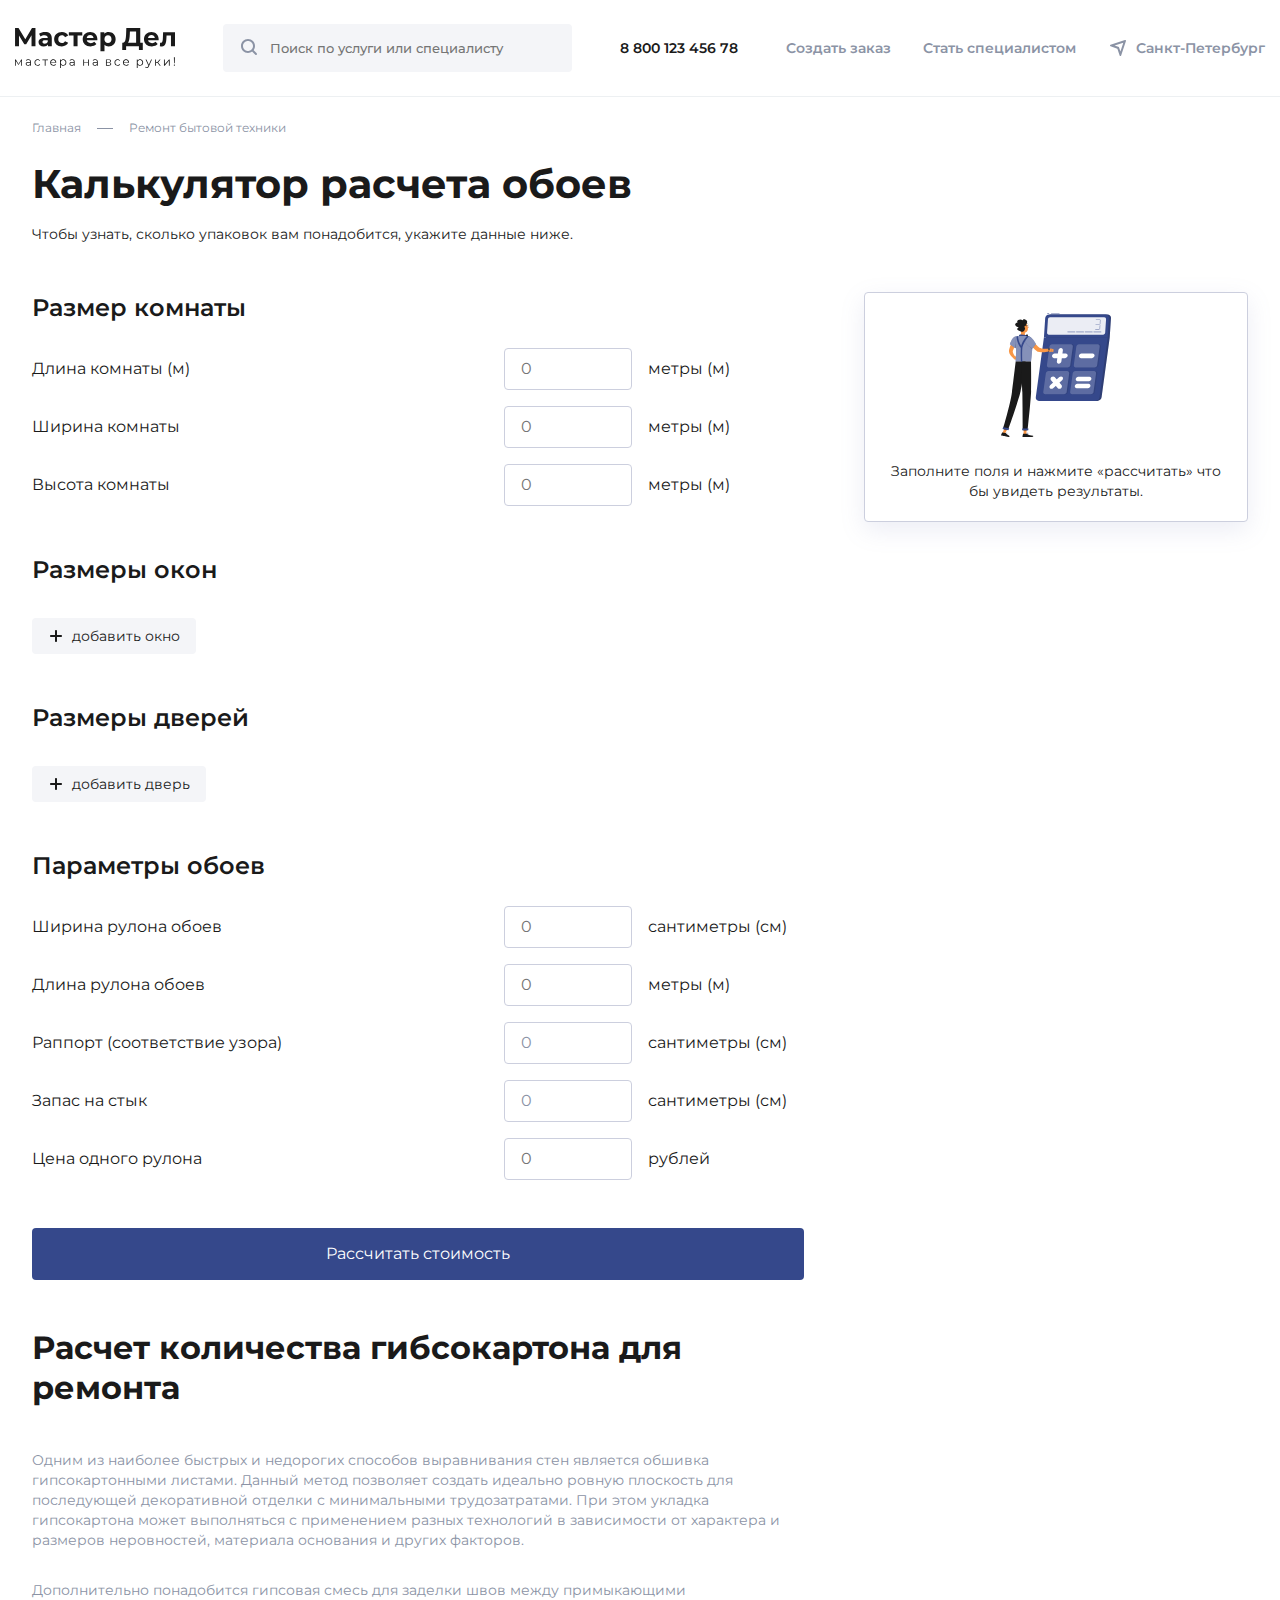
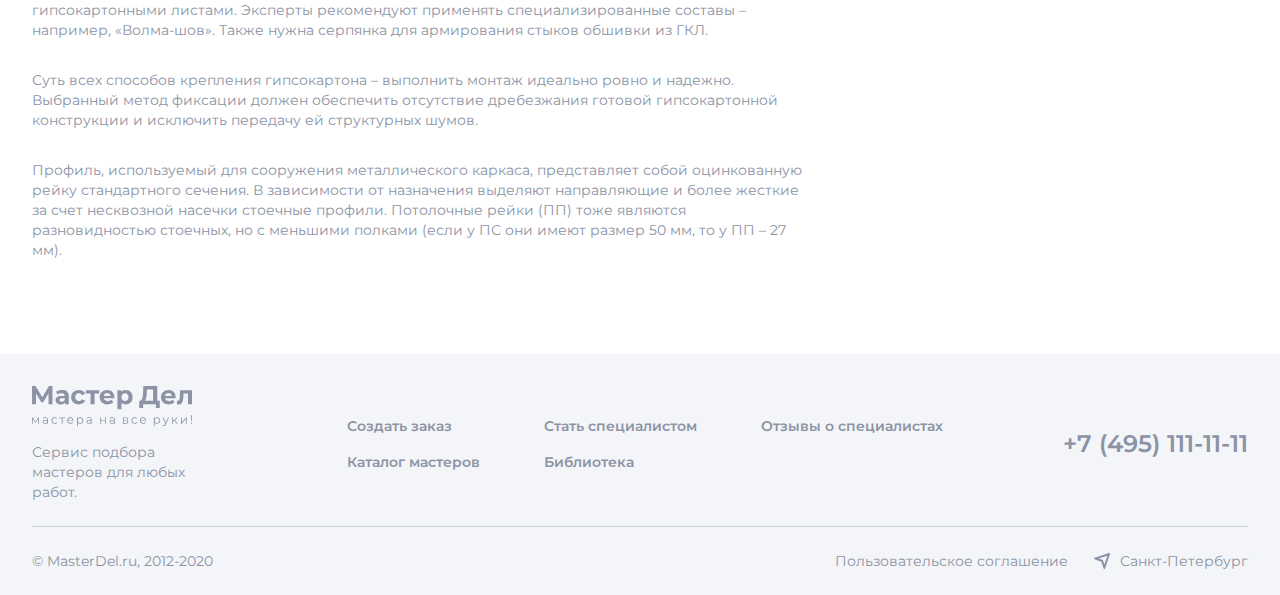
<file: calculator-oboi.html>
<!DOCTYPE html>
<html lang="ru">

<head>
	<title>Calculator-Oboi</title>
	<meta charset="UTF-8">
	<meta name="format-detection" content="telephone=no">
	<link rel="stylesheet" href="css/style.min.css?_v=20240222144942">
	<meta name="viewport" content="width=device-width, initial-scale=1.0">
</head>

<body>
	<div class="wrapper">
		<header class="header">
			<div class="header__container header__container_wide">
				<button aria-label="button: close menu" type="button" class="menu__icon icon-menu"><span></span></button>
				<a href="index.html" class="header__logo logo">
					<img src="img/logo/logo.svg" alt="лого: Мастер Дел">
				</a>
				<form data-da=".header__actions, 767.98, last" action="#" class="header__search search">
					<button aria-label="search button" type="submit" class="search__button">
						<svg xmlns="http://www.w3.org/2000/svg" width="20" height="20" viewBox="0 0 20 20" fill="none">
							<path fill-rule="evenodd" clip-rule="evenodd" d="M9 2C12.866 2 16 5.13401 16 9C16 10.5764 15.4789 12.0311 14.5996 13.2012L14.6545 13.2441L14.7071 13.2929L17.7071 16.2929C18.0976 16.6834 18.0976 17.3166 17.7071 17.7071C17.3466 18.0676 16.7794 18.0953 16.3871 17.7903L16.2929 17.7071L13.2929 14.7071C13.2587 14.6729 13.2275 14.6368 13.1993 14.5992C12.031 15.4789 10.5764 16 9 16C5.13401 16 2 12.866 2 9C2 5.13401 5.13401 2 9 2ZM9 4C6.23858 4 4 6.23858 4 9C4 11.7614 6.23858 14 9 14C11.7614 14 14 11.7614 14 9C14 6.23858 11.7614 4 9 4Z" fill="#8B93A5" />
						</svg>
					</button>
					<input autocomplete="off" type="text" name="form[]" placeholder="Поиск по услуги или специалисту" class="search__input">
				</form>
				<div class="header__actions">
					<a data-da=".menu__body, 767.98, last" href="tel:880012345678" class="header__callback callback">8 800 123 456
						78</a>
					<nav data-da=".header__container, 767,98,last" class="menu__body">
						<ul class="menu__list">
							<li class="menu__item"><a href="#" class="menu__link">Создать заказ</a></li>
							<li class="menu__item"><a href="#" class="menu__link">Стать специалистом</a></li>
							<li class="menu__item"><a aria-label="location" data-da=".header__actions, 767.98, last" href="#" class="menu__link menu__link_address">
									<svg xmlns="http://www.w3.org/2000/svg" width="20" height="20" viewBox="0 0 20 20" fill="none">
										<path fill-rule="evenodd" clip-rule="evenodd" d="M2.54697 8.35978C1.81768 8.11668 1.81768 7.08512 2.54697 6.84202L16.9457 2.04243C17.5711 1.83398 18.166 2.42892 17.9576 3.05427L13.158 17.453C12.9149 18.1823 11.8833 18.1823 11.6402 17.453L9.36691 10.6331L2.54697 8.35978ZM6.59488 7.6009L10.948 9.05195L12.3991 13.4051L15.3012 4.69879L6.59488 7.6009Z" fill="#8B93A5" />
									</svg>
									<span>Санкт-Петербург</span>
								</a></li>
						</ul>
					</nav>
				</div>
			</div>
			<nav class="header__mobile mobile-header">
				<div class="mobile-header__container">
					<ul class="mobile-header__list">
						<li><a href="#" class="mobile-header__link">Создать заказ</a></li>
						<li><a href="#" class="mobile-header__link">Каталог услуг</a></li>
					</ul>
				</div>
			</nav>
		</header>
		<main class="page">
			<section class="top-block">
				<div class="top-block__container">
					<nav class="breadcrumbs">
						<ul class="breadcrumbs__list">
							<li>
								<a href="index.html" class="breadcrumbs__link">Главная</a>
							</li>
							<li>
								Ремонт бытовой техники
							</li>
						</ul>
					</nav>
					<div class="header-block">
						<h1 class="header-block__title title">Калькулятор расчета обоев</h1>
						<p class="header-block__descr">
							Чтобы узнать, сколько упаковок вам понадобится, укажите данные ниже.
						</p>
					</div>
				</div>
			</section>
			<section class="calculator">
				<div class="calculator__container">
					<div class="calculator__body">
						<div class="tabs">
							<div class="tabs__content">
								<form action="#" class="tabs__body tabs__body_wall-tiles">
									<div class="tabs__item">
										<h2 class="tabs__subtitle subtitle">
											Размер комнаты
										</h2>
										<div class="tabs__form form-tabs">
											<div class="form-tabs__line">
												<label for="input1" class="form-tabs__label">Длина комнаты (м)</label>
												<div class="form-tabs__wrapper">
													<input id="input1" type="string" class="form-tabs__input input input_roomLength input_number" placeholder="0">
													<span class="form-tabs__measurement">метры (м)</span>
												</div>
											</div>
											<div class="form-tabs__line">
												<label for="input2" class="form-tabs__label">Ширина комнаты</label>
												<div class="form-tabs__wrapper">
													<input id="input2" type="string" class="form-tabs__input input input_roomWidth input_number" placeholder="0">
													<span class="form-tabs__measurement">метры (м)</span>
												</div>
											</div>
											<div class="form-tabs__line">
												<label for="input3" class="form-tabs__label">Высота комнаты</label>
												<div class="form-tabs__wrapper">
													<input id="input3" type="string" class="form-tabs__input input input_roomHeight input_number" placeholder="0">
													<span class="form-tabs__measurement">метры (м)</span>
												</div>
											</div>
										</div>
									</div>
									<div class="tabs__item">
										<h2 class="tabs__subtitle subtitle">Размеры окон</h2>
										<div class="windows" id="windowsWrapper">
										</div>
										<button id="windowsWrapperButton" class="tabs__add tabs__add_window">
											<svg xmlns="http://www.w3.org/2000/svg" width="16" height="16" viewBox="0 0 16 16" fill="none">
												<path fill-rule="evenodd" clip-rule="evenodd" d="M8 2C8.55228 2 9 2.44772 9 3V7H13C13.5523 7 14 7.44772 14 8C14 8.55228 13.5523 9 13 9H9V13C9 13.5523 8.55228 14 8 14C7.44772 14 7 13.5523 7 13V9H3C2.44772 9 2 8.55228 2 8C2 7.44772 2.44772 7 3 7H7V3C7 2.44772 7.44772 2 8 2Z" fill="#1A1A1A" />
											</svg>
											<span>добавить окно</span>
										</button>
									</div>
									<div class="tabs__item">
										<h2 class="tabs__subtitle subtitle">Размеры дверей</h2>
										<div class="doors" id="doorsWrapper">
										</div>
										<button id="doorsWrapperButton" class="tabs__add">
											<svg xmlns="http://www.w3.org/2000/svg" width="16" height="16" viewBox="0 0 16 16" fill="none">
												<path fill-rule="evenodd" clip-rule="evenodd" d="M8 2C8.55228 2 9 2.44772 9 3V7H13C13.5523 7 14 7.44772 14 8C14 8.55228 13.5523 9 13 9H9V13C9 13.5523 8.55228 14 8 14C7.44772 14 7 13.5523 7 13V9H3C2.44772 9 2 8.55228 2 8C2 7.44772 2.44772 7 3 7H7V3C7 2.44772 7.44772 2 8 2Z" fill="#1A1A1A" />
											</svg>
											<span>добавить дверь</span>
										</button>
									</div>
									<div class="tabs__item">
										<h2 class="tabs__subtitle subtitle">
											Параметры обоев
										</h2>
										<div class="tabs__form form-tabs">
											<div class="form-tabs__line">
												<label for="input8" class="form-tabs__label">Ширина рулона обоев</label>
												<div class="form-tabs__wrapper">
													<input id="input8" type="string" class="form-tabs__input input input_walpaperRollWidth input_number" placeholder="0">
													<span class="form-tabs__measurement">сантиметры (см)</span>
												</div>
											</div>
											<div class="form-tabs__line">
												<label for="input9" class="form-tabs__label">Длина рулона обоев</label>
												<div class="form-tabs__wrapper">
													<input id="input9" type="string" class="form-tabs__input input input_walpaperRollLength input_number" placeholder="0">
													<span class="form-tabs__measurement">метры (м)</span>
												</div>
											</div>
											<div class="form-tabs__line">
												<label for="input10" class="form-tabs__label">Раппорт (соответствие узора)</label>
												<div class="form-tabs__wrapper">
													<input id="input10" type="string" value="0" class="form-tabs__input input input_rapport input_number" placeholder="0">
													<span class="form-tabs__measurement">сантиметры (см)</span>
												</div>
											</div>
											<div class="form-tabs__line">
												<label for="input11" class="form-tabs__label">Запас на стык</label>
												<div class="form-tabs__wrapper">
													<input id="input11" type="string" value="0" class="form-tabs__input input input_margin input_number" placeholder="0">
													<span class="form-tabs__measurement">сантиметры (см)</span>
												</div>
											</div>
											<div class="form-tabs__line">
												<label for="input11" class="form-tabs__label">Цена одного рулона</label>
												<div class="form-tabs__wrapper">
													<input id="input11" type="string" class="form-tabs__input input input_pricePerRoll input_number" placeholder="0">
													<span class="form-tabs__measurement">рублей</span>
												</div>
											</div>
										</div>
									</div>
									<button class="form-tabs__button wall-tiles-btn">Рассчитать стоимость</button>
								</form>
							</div>
						</div>
						<div class="calculator__content">
							<h2 class="calculator__subtitle subtitle">
								Расчет количества гибсокартона для
								ремонта
							</h2>
							<div class="calculator__info">
								<p>
									Одним из наиболее быстрых и недорогих способов выравнивания стен является обшивка
									гипсокартонными листами. Данный метод
									позволяет создать идеально ровную плоскость для последующей декоративной отделки с
									минимальными трудозатратами. При этом
									укладка гипсокартона может выполняться с применением разных технологий в зависимости от
									характера и размеров
									неровностей, материала основания и других факторов.
								</p>
								<p>
									Дополнительно понадобится гипсовая смесь для заделки швов между примыкающими гипсокартонными
									листами. Эксперты
									рекомендуют применять специализированные составы – например, «Волма-шов». Также нужна
									серпянка для армирования стыков
									обшивки из ГКЛ.
								</p>
								<p>
									Суть всех способов крепления гипсокартона – выполнить монтаж идеально ровно и надежно.
									Выбранный метод фиксации должен
									обеспечить отсутствие дребезжания готовой гипсокартонной конструкции и исключить передачу ей
									структурных шумов.
								</p>
								<p>
									Профиль, используемый для сооружения металлического каркаса, представляет собой оцинкованную
									рейку стандартного сечения.
									В зависимости от назначения выделяют направляющие и более жесткие за счет несквозной насечки
									стоечные профили.
									Потолочные рейки (ПП) тоже являются разновидностью стоечных, но с меньшими полками (если у ПС
									они имеют размер 50 мм, то
									у ПП – 27 мм).
								</p>
							</div>
						</div>
					</div>
					<div class="pin-wrapper">
						<aside data-da=".calculator__body, 767.98, 2" class="calculator__result result pin-block">
							<div class="result__body">
								<h4 class="result__header">Результаты</h4>
								<div class="result__items">

								</div>
							</div>
							<div class="result__default">
								<div class="result__image">
									<img src="img/default-result/icon.svg" alt="icon">
								</div>
								<div class="result__topic">Заполните поля и нажмите «рассчитать»
									что бы увидеть результаты.</div>
							</div>
						</aside>
					</div>
				</div>
			</section>
		</main>
		<footer class="footer">
			<div class="footer__container">
				<div class="footer__top top-footer">
					<div class="top-footer__column">
						<a href="index.html" class="top-footer__logo">
							<img src="img/logo/logo-grey.svg" alt="лого: Мастер Дел">
						</a>
						<p class="top-footer__descr">Сервис подбора мастеров для любых работ.</p>
					</div>
					<nav class="top-footer__menu">
						<ul class="top-footer__list">
							<li class="top-footer__item">
								<a href="#" class="top-footer__link">Создать заказ</a>
							</li>
							<li class="top-footer__item">
								<a href="#" class="top-footer__link">Стать специалистом</a>
							</li>
							<li class="top-footer__item">
								<a href="#" class="top-footer__link">Отзывы о специалистах</a>
							</li>
							<li class="top-footer__item">
								<a href="#" class="top-footer__link">Каталог мастеров</a>
							</li>
							<li class="top-footer__item">
								<a href="#" class="top-footer__link">Библиотека</a>
							</li>
						</ul>
					</nav>
					<a href="tel:+74951111111" class="top-footer__callback">+7 (495) 111-11-11</a>
				</div>
				<div class="bottom-footer">
					<p class="bottom-footer__copyright">© MasterDel.ru, 2012-2020</p>
					<ul class="bottom-footer__list">
						<li>
							<a href="#" class="bottom-footer__link">Пользовательское соглашение</a>
						</li>
						<li>
							<a href="#" class="bottom-footer__link bottom-footer__link_address">
								<svg xmlns="http://www.w3.org/2000/svg" width="20" height="20" viewBox="0 0 20 20" fill="none">
									<path fill-rule="evenodd" clip-rule="evenodd" d="M2.54697 8.35978C1.81768 8.11668 1.81768 7.08512 2.54697 6.84202L16.9457 2.04243C17.5711 1.83398 18.166 2.42892 17.9576 3.05427L13.158 17.453C12.9149 18.1823 11.8833 18.1823 11.6402 17.453L9.36691 10.6331L2.54697 8.35978ZM6.59488 7.6009L10.948 9.05195L12.3991 13.4051L15.3012 4.69879L6.59488 7.6009Z" fill="#8B93A5" />
								</svg>
								<span>Санкт-Петербург</span>
							</a>
						</li>
					</ul>
				</div>
			</div>
		</footer>
	</div>
	<!-- <div id="popup" aria-hidden="true" class="popup">
	<div class="popup__wrapper">
		<div class="popup__content">
			<button data-close type="button" class="popup__close">Закрыть</button>
			<div class="popup__text">
				Text
			</div>
		</div>
	</div>
</div> -->
	<script src="js/app.min.js?_v=20240222144942"></script>
</body>

</html>
</file>
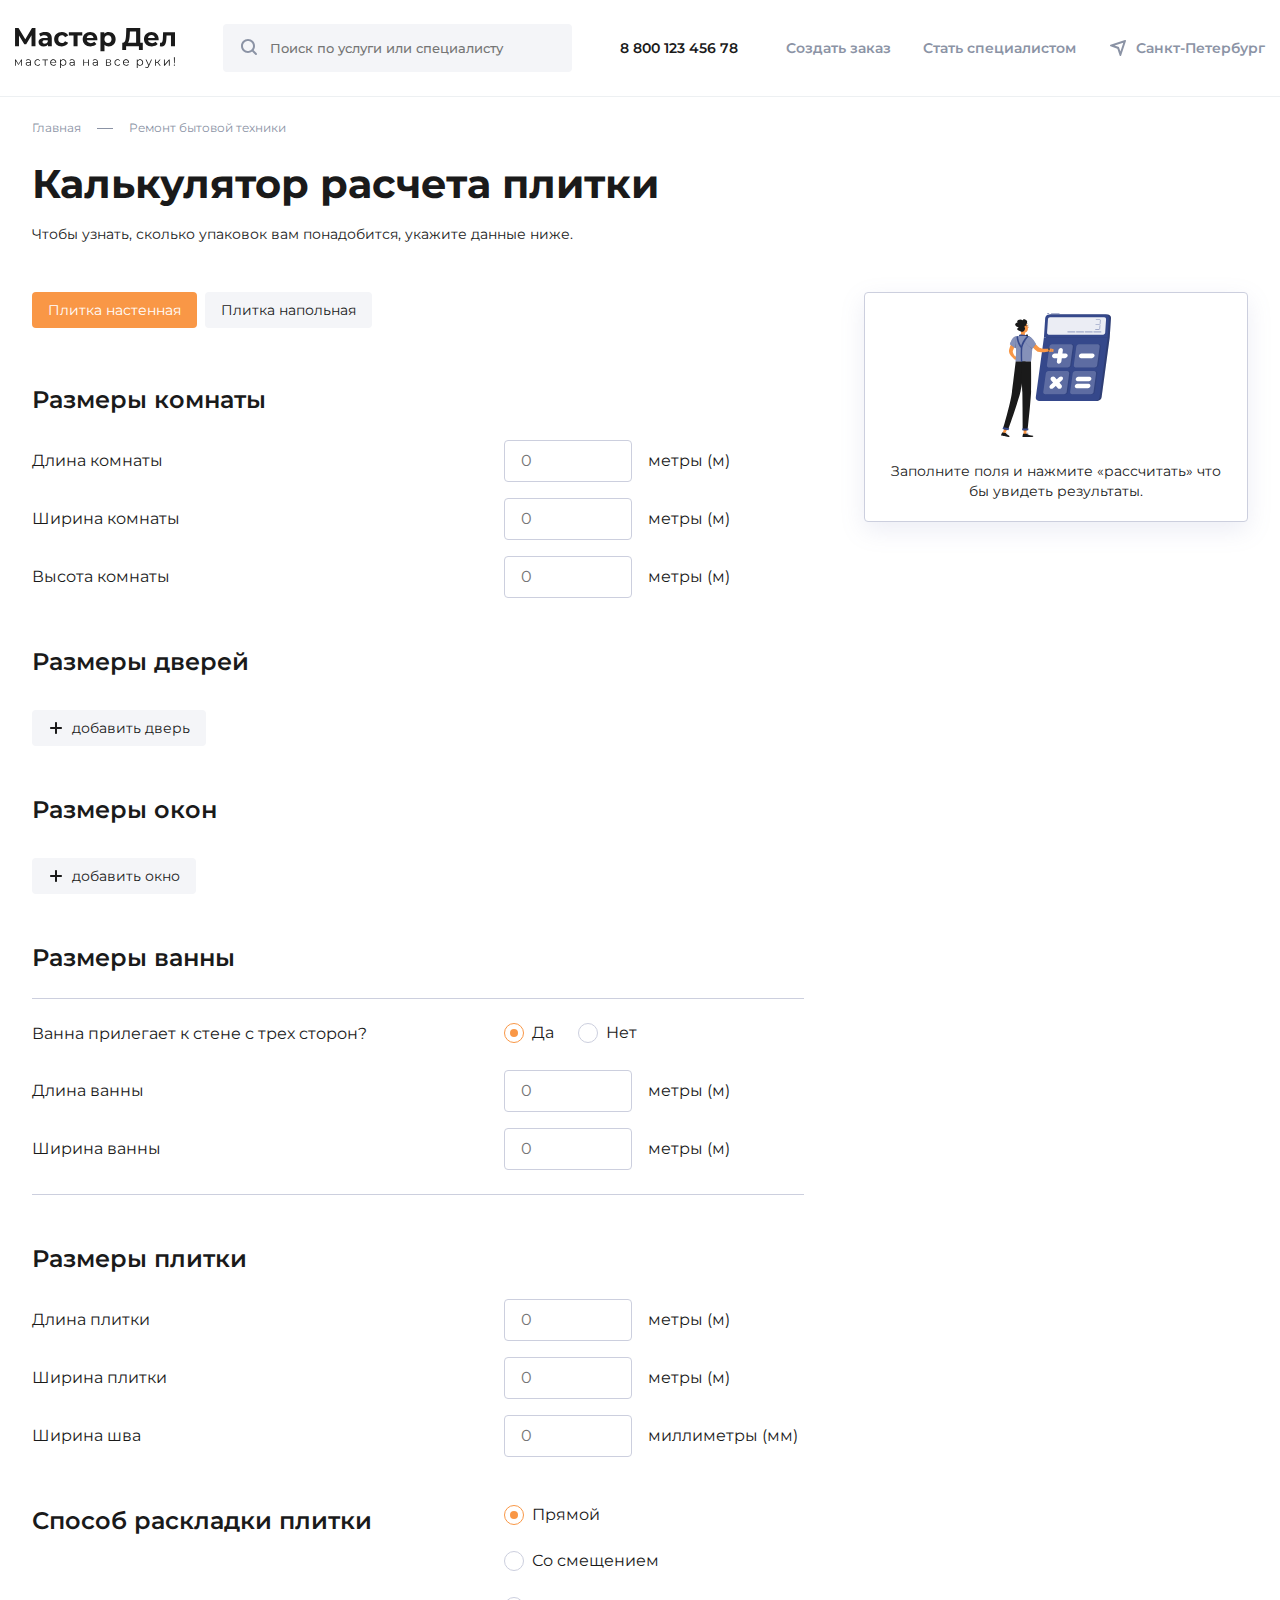
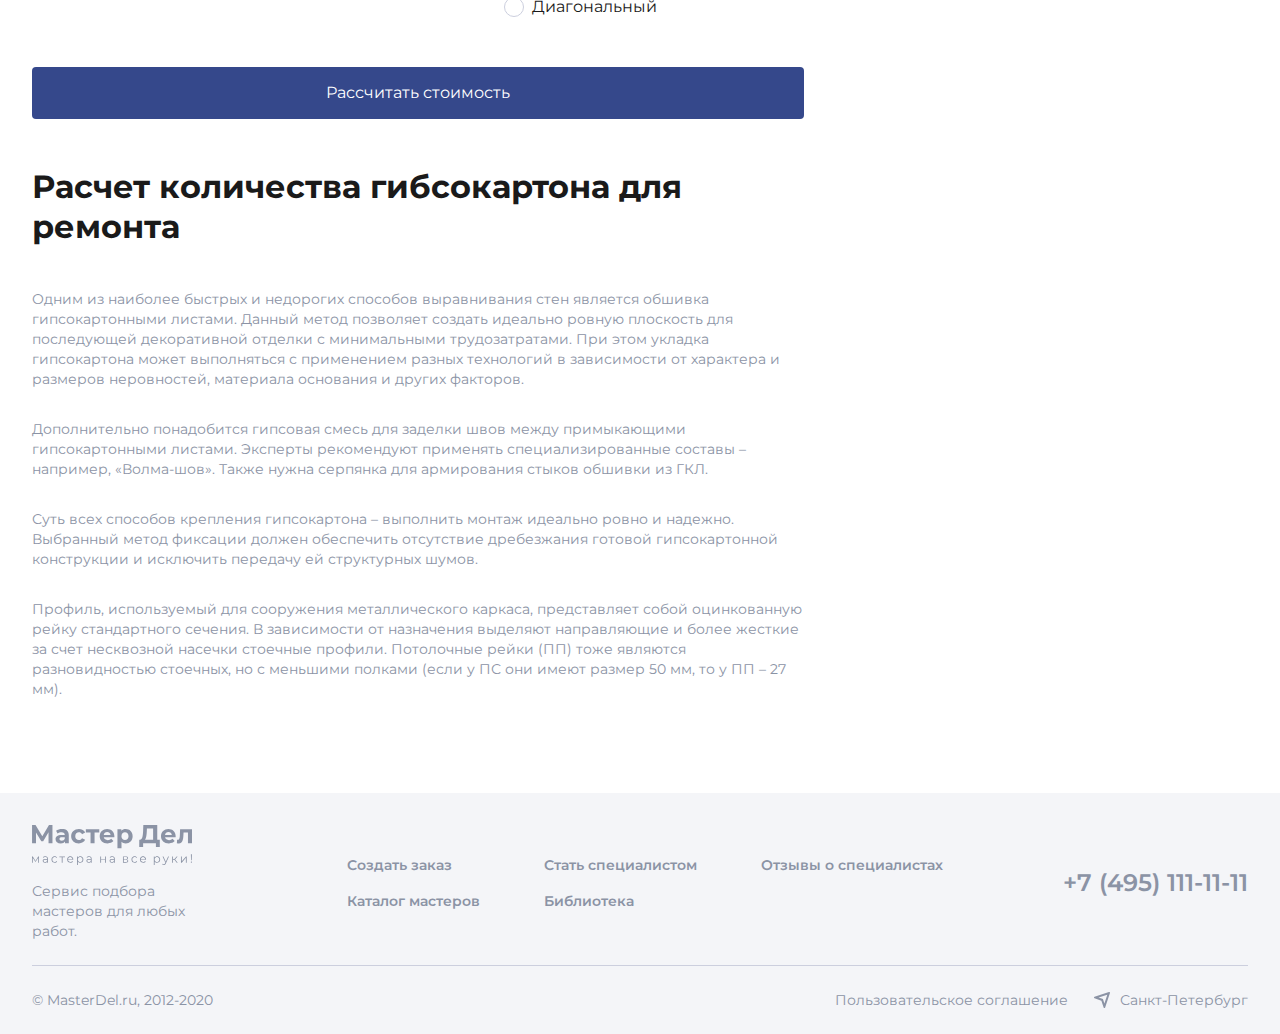
<file: calculator-plitka.html>
<!DOCTYPE html>
<html lang="ru">

<head>
	<title>Calculator-Plitka</title>
	<meta charset="UTF-8">
	<meta name="format-detection" content="telephone=no">
	<link rel="stylesheet" href="css/style.min.css?_v=20240222144942">
	<meta name="viewport" content="width=device-width, initial-scale=1.0">
</head>

<body>
	<div class="wrapper">
		<header class="header">
			<div class="header__container header__container_wide">
				<button aria-label="button: close menu" type="button" class="menu__icon icon-menu"><span></span></button>
				<a href="index.html" class="header__logo logo">
					<img src="img/logo/logo.svg" alt="лого: Мастер Дел">
				</a>
				<form data-da=".header__actions, 767.98, last" action="#" class="header__search search">
					<button aria-label="search button" type="submit" class="search__button">
						<svg xmlns="http://www.w3.org/2000/svg" width="20" height="20" viewBox="0 0 20 20" fill="none">
							<path fill-rule="evenodd" clip-rule="evenodd" d="M9 2C12.866 2 16 5.13401 16 9C16 10.5764 15.4789 12.0311 14.5996 13.2012L14.6545 13.2441L14.7071 13.2929L17.7071 16.2929C18.0976 16.6834 18.0976 17.3166 17.7071 17.7071C17.3466 18.0676 16.7794 18.0953 16.3871 17.7903L16.2929 17.7071L13.2929 14.7071C13.2587 14.6729 13.2275 14.6368 13.1993 14.5992C12.031 15.4789 10.5764 16 9 16C5.13401 16 2 12.866 2 9C2 5.13401 5.13401 2 9 2ZM9 4C6.23858 4 4 6.23858 4 9C4 11.7614 6.23858 14 9 14C11.7614 14 14 11.7614 14 9C14 6.23858 11.7614 4 9 4Z" fill="#8B93A5" />
						</svg>
					</button>
					<input autocomplete="off" type="text" name="form[]" placeholder="Поиск по услуги или специалисту" class="search__input">
				</form>
				<div class="header__actions">
					<a data-da=".menu__body, 767.98, last" href="tel:880012345678" class="header__callback callback">8 800 123 456
						78</a>
					<nav data-da=".header__container, 767,98,last" class="menu__body">
						<ul class="menu__list">
							<li class="menu__item"><a href="#" class="menu__link">Создать заказ</a></li>
							<li class="menu__item"><a href="#" class="menu__link">Стать специалистом</a></li>
							<li class="menu__item"><a aria-label="location" data-da=".header__actions, 767.98, last" href="#" class="menu__link menu__link_address">
									<svg xmlns="http://www.w3.org/2000/svg" width="20" height="20" viewBox="0 0 20 20" fill="none">
										<path fill-rule="evenodd" clip-rule="evenodd" d="M2.54697 8.35978C1.81768 8.11668 1.81768 7.08512 2.54697 6.84202L16.9457 2.04243C17.5711 1.83398 18.166 2.42892 17.9576 3.05427L13.158 17.453C12.9149 18.1823 11.8833 18.1823 11.6402 17.453L9.36691 10.6331L2.54697 8.35978ZM6.59488 7.6009L10.948 9.05195L12.3991 13.4051L15.3012 4.69879L6.59488 7.6009Z" fill="#8B93A5" />
									</svg>
									<span>Санкт-Петербург</span>
								</a></li>
						</ul>
					</nav>
				</div>
			</div>
			<nav class="header__mobile mobile-header">
				<div class="mobile-header__container">
					<ul class="mobile-header__list">
						<li><a href="#" class="mobile-header__link">Создать заказ</a></li>
						<li><a href="#" class="mobile-header__link">Каталог услуг</a></li>
					</ul>
				</div>
			</nav>
		</header>
		<main class="page">
			<section class="top-block">
				<div class="top-block__container">
					<nav class="breadcrumbs">
						<ul class="breadcrumbs__list">
							<li>
								<a href="index.html" class="breadcrumbs__link">Главная</a>
							</li>
							<li>
								Ремонт бытовой техники
							</li>
						</ul>
					</nav>
					<div class="header-block">
						<h1 class="header-block__title title">Калькулятор расчета плитки</h1>
						<p class="header-block__descr">
							Чтобы узнать, сколько упаковок вам понадобится, укажите данные ниже.
						</p>
					</div>
				</div>
			</section>
			<section class="calculator">
				<div class="calculator__container">
					<div class="calculator__body">
						<div data-tabs class="tabs">
							<nav data-tabs-titles class="tabs__navigation">
								<button type="button" class="tabs__title _tab-active">Плитка настенная</button>
								<button type="button" class="tabs__title">Плитка напольная</button>
							</nav>
							<div data-tabs-body class="tabs__content">
								<form action="#" class="tabs__body tabs__body_wall-tiles">
									<div class="tabs__item">
										<h2 class="tabs__subtitle subtitle">
											Размеры комнаты
										</h2>
										<div class="tabs__form form-tabs">
											<div class="form-tabs__line form-tabs__line_error">
												<label for="input1" class="form-tabs__label">Длина комнаты</label>
												<div class="form-tabs__wrapper">
													<input id="input1" type="string" class="form-tabs__input input input_roomLength input_number" placeholder="0">
													<span class="form-tabs__measurement">метры (м)</span>
												</div>
											</div>
											<div class="form-tabs__line">
												<label for="input2" class="form-tabs__label">Ширина комнаты</label>
												<div class="form-tabs__wrapper">
													<input id="input2" type="string" class="form-tabs__input input input_roomWidth input_number" placeholder="0">
													<span class="form-tabs__measurement">метры (м)</span>
												</div>
											</div>
											<div class="form-tabs__line">
												<label for="input3" class="form-tabs__label">Высота комнаты</label>
												<div class="form-tabs__wrapper">
													<input id="input3" type="string" class="form-tabs__input input input_roomHeight input_number" placeholder="0">
													<span class="form-tabs__measurement">метры (м)</span>
												</div>
											</div>
										</div>
									</div>
									<div class="tabs__item">
										<h2 class="tabs__subtitle subtitle">Размеры дверей</h2>
										<div class="doors" id="doorsWrapper">
										</div>
										<button id="doorsWrapperButton" class="tabs__add">
											<svg xmlns="http://www.w3.org/2000/svg" width="16" height="16" viewBox="0 0 16 16" fill="none">
												<path fill-rule="evenodd" clip-rule="evenodd" d="M8 2C8.55228 2 9 2.44772 9 3V7H13C13.5523 7 14 7.44772 14 8C14 8.55228 13.5523 9 13 9H9V13C9 13.5523 8.55228 14 8 14C7.44772 14 7 13.5523 7 13V9H3C2.44772 9 2 8.55228 2 8C2 7.44772 2.44772 7 3 7H7V3C7 2.44772 7.44772 2 8 2Z" fill="#1A1A1A" />
											</svg>
											<span>добавить дверь</span>
										</button>
									</div>
									<div class="tabs__item">
										<h2 class="tabs__subtitle subtitle">Размеры окон</h2>
										<div class="windows" id="windowsWrapper">
										</div>
										<button id="windowsWrapperButton" class="tabs__add tabs__add_window">
											<svg xmlns="http://www.w3.org/2000/svg" width="16" height="16" viewBox="0 0 16 16" fill="none">
												<path fill-rule="evenodd" clip-rule="evenodd" d="M8 2C8.55228 2 9 2.44772 9 3V7H13C13.5523 7 14 7.44772 14 8C14 8.55228 13.5523 9 13 9H9V13C9 13.5523 8.55228 14 8 14C7.44772 14 7 13.5523 7 13V9H3C2.44772 9 2 8.55228 2 8C2 7.44772 2.44772 7 3 7H7V3C7 2.44772 7.44772 2 8 2Z" fill="#1A1A1A" />
											</svg>
											<span>добавить окно</span>
										</button>
									</div>
									<div class="tabs__item">
										<h2 class="tabs__subtitle subtitle">Размеры ванны</h2>
										<div class="tabs__inner">
											<div class="tabs__form form-tabs">
												<div class="form-tabs__line form-tabs__line_options">
													<label class="form-tabs__label">Ванна прилегает к стене с трех сторон?</label>
													<div class="options options_row">
														<div class="options__item">
															<input hidden id="o_110" class="options__input options__input_bathType" checked type="radio" value="yes" name="option-input_bathType">
															<label for="o_110" class="options__label"><span class="options__text">Да</span></label>
														</div>
														<div class="options__item">
															<input hidden id="o_112" class="options__input options__input_bathType" type="radio" value="no" name="option-input_bathType">
															<label for="o_112" class="options__label"><span class="options__text">Нет</span></label>
														</div>
													</div>
												</div>
												<div class="form-tabs__line">
													<label class="form-tabs__label">Длина ванны</label>
													<div class="form-tabs__wrapper">
														<input type="string" class="form-tabs__input input input_bathWidth input_number" placeholder="0">
														<span class="form-tabs__measurement">метры (м)</span>
													</div>
												</div>
												<div class="form-tabs__line">
													<label class="form-tabs__label">Ширина ванны</label>
													<div class="form-tabs__wrapper">
														<input type="string" class="form-tabs__input input input_bathHeight input_number" placeholder="0">
														<span class="form-tabs__measurement">метры (м)</span>
													</div>
												</div>
											</div>
										</div>
									</div>
									<div class="tabs__item">
										<h2 class="tabs__subtitle subtitle">
											Размеры плитки
										</h2>
										<div class="tabs__form form-tabs">
											<div class="form-tabs__line">
												<label for="input6" class="form-tabs__label">Длина плитки</label>
												<div class="form-tabs__wrapper">
													<input id="input6" type="string" class="form-tabs__input input input_tileLength input_number" placeholder="0">
													<span class="form-tabs__measurement">метры (м)</span>
												</div>
											</div>
											<div class="form-tabs__line">
												<label for="input7" class="form-tabs__label">Ширина плитки</label>
												<div class="form-tabs__wrapper">
													<input id="input7" type="string" class="form-tabs__input input input_tileWidth input_number" placeholder="0">
													<span class="form-tabs__measurement">метры (м)</span>
												</div>
											</div>
											<div class="form-tabs__line">
												<label for="input8" class="form-tabs__label">Ширина шва</label>
												<div class="form-tabs__wrapper">
													<input id="input8" type="string" class="form-tabs__input input input_seamWidth input_number" placeholder="0">
													<span class="form-tabs__measurement">миллиметры (мм)</span>
												</div>
											</div>
										</div>
									</div>
									<div class="tabs__item">
										<div class="tabs__options">
											<h2 class="tabs__subtitle subtitle">
												Способ раскладки плитки
											</h2>
											<div class="options">
												<div class="options__item">
													<input hidden id="o_221" class="options__input options__input_methodTiles" checked type="radio" value="1.05" name="option-input_methodTiles">
													<label for="o_221" class="options__label"><span class="options__text">Прямой</span></label>
												</div>
												<div class="options__item">
													<input hidden id="o_445" class="options__input options__input_methodTiles" type="radio" value="1.1" name="option-input_methodTiles">
													<label for="o_445" class="options__label"><span class="options__text">Со
															смещением</span></label>
												</div>
												<div class="options__item">
													<input hidden id="o_113" class="options__input options__input_methodTiles" type="radio" value="1.15" name="option-input_methodTiles">
													<label for="o_113" class="options__label"><span class="options__text">Диагональный</span></label>
												</div>
											</div>
										</div>
									</div>
									<button class="form-tabs__button calculate-tiles">Рассчитать стоимость</button>
								</form>
								<div class="tabs__body">
									<form action="#" class="tabs__body tabs__body_floor-tiles">
										<div class="tabs__item">
											<h2 class="tabs__subtitle subtitle">
												Размеры комнаты
											</h2>
											<div class="tabs__form form-tabs">
												<div class="form-tabs__line">
													<label for="input1" class="form-tabs__label">Длина помещения</label>
													<div class="form-tabs__wrapper">
														<input id="input1" type="string" class="form-tabs__input input input_roomLength1 input_number" placeholder="0">
														<span class="form-tabs__measurement">метры (м)</span>
													</div>
												</div>
												<div class="form-tabs__line">
													<label for="input2" class="form-tabs__label">Ширина помещения</label>
													<div class="form-tabs__wrapper">
														<input id="input2" type="string" class="form-tabs__input input input_roomWidth1 input_number" placeholder="0">
														<span class="form-tabs__measurement">метры (м)</span>
													</div>
												</div>
											</div>
										</div>
										<div class="tabs__item">
											<h2 class="tabs__subtitle subtitle">
												Размеры плитки
											</h2>
											<div class="tabs__form form-tabs">
												<div class="form-tabs__line">
													<label for="input6" class="form-tabs__label">Длина плитки</label>
													<div class="form-tabs__wrapper">
														<input id="input6" type="string" class="form-tabs__input input input_tileLength1 input_number" placeholder="0">
														<span class="form-tabs__measurement">метры (м)</span>
													</div>
												</div>
												<div class="form-tabs__line">
													<label for="input7" class="form-tabs__label">Ширина плитки</label>
													<div class="form-tabs__wrapper">
														<input id="input7" type="string" class="form-tabs__input input input_tileWidth1 input_number" placeholder="0">
														<span class="form-tabs__measurement">метры (м)</span>
													</div>
												</div>
												<div class="form-tabs__line">
													<label for="input8" class="form-tabs__label">Ширина шва</label>
													<div class="form-tabs__wrapper">
														<input id="input8" type="string" class="form-tabs__input input input_seamWidth1 input_number" placeholder="0">
														<span class="form-tabs__measurement">миллиметры (мм)</span>
													</div>
												</div>
											</div>
										</div>
										<div class="tabs__item">
											<div class="tabs__options">
												<h2 class="tabs__subtitle subtitle">
													Способ раскладки плитки
												</h2>
												<div class="options">
													<div class="options__item">
														<input hidden id="o_400" class="options__input options__input_methodTiles1" checked type="radio" value="1.05" name="option-input_methodTiles1">
														<label for="o_400" class="options__label"><span class="options__text">Прямой</span></label>
													</div>
													<div class="options__item">
														<input hidden id="o_500" class="options__input options__input_methodTiles1" type="radio" value="1.1" name="option-input_methodTiles1">
														<label for="o_500" class="options__label"><span class="options__text">Со
																смещением</span></label>
													</div>
													<div class="options__item">
														<input hidden id="o_300" class="options__input options__input_methodTiles1" type="radio" value="1.15" name="option-input_methodTiles1">
														<label for="o_300" class="options__label"><span class="options__text">Диагональный</span></label>
													</div>
												</div>
											</div>
										</div>
										<button class="form-tabs__button calculate-floor-tiles">Рассчитать стоимость</button>
									</form>
								</div>
							</div>
						</div>
						<div class="calculator__content">
							<h2 class="calculator__subtitle subtitle">
								Расчет количества гибсокартона для
								ремонта
							</h2>
							<div class="calculator__info">
								<p>
									Одним из наиболее быстрых и недорогих способов выравнивания стен является обшивка
									гипсокартонными листами. Данный метод
									позволяет создать идеально ровную плоскость для последующей декоративной отделки с
									минимальными трудозатратами. При этом
									укладка гипсокартона может выполняться с применением разных технологий в зависимости от
									характера и размеров
									неровностей, материала основания и других факторов.
								</p>
								<p>
									Дополнительно понадобится гипсовая смесь для заделки швов между примыкающими гипсокартонными
									листами. Эксперты
									рекомендуют применять специализированные составы – например, «Волма-шов». Также нужна
									серпянка для армирования стыков
									обшивки из ГКЛ.
								</p>
								<p>
									Суть всех способов крепления гипсокартона – выполнить монтаж идеально ровно и надежно.
									Выбранный метод фиксации должен
									обеспечить отсутствие дребезжания готовой гипсокартонной конструкции и исключить передачу ей
									структурных шумов.
								</p>
								<p>
									Профиль, используемый для сооружения металлического каркаса, представляет собой оцинкованную
									рейку стандартного сечения.
									В зависимости от назначения выделяют направляющие и более жесткие за счет несквозной насечки
									стоечные профили.
									Потолочные рейки (ПП) тоже являются разновидностью стоечных, но с меньшими полками (если у ПС
									они имеют размер 50 мм, то
									у ПП – 27 мм).
								</p>
							</div>
						</div>
					</div>
					<div class="pin-wrapper">
						<aside data-da=".calculator__body, 767.98, 2" class="calculator__result result pin-block">
							<div class="result__body">
								<h4 class="result__header">Результаты</h4>
								<div class="result__items">

								</div>
							</div>
							<div class="result__default">
								<div class="result__image">
									<img src="img/default-result/icon.svg" alt="icon">
								</div>
								<div class="result__topic">Заполните поля и нажмите «рассчитать»
									что бы увидеть результаты.</div>
							</div>
						</aside>
					</div>
				</div>
			</section>
		</main>
		<footer class="footer">
			<div class="footer__container">
				<div class="footer__top top-footer">
					<div class="top-footer__column">
						<a href="index.html" class="top-footer__logo">
							<img src="img/logo/logo-grey.svg" alt="лого: Мастер Дел">
						</a>
						<p class="top-footer__descr">Сервис подбора мастеров для любых работ.</p>
					</div>
					<nav class="top-footer__menu">
						<ul class="top-footer__list">
							<li class="top-footer__item">
								<a href="#" class="top-footer__link">Создать заказ</a>
							</li>
							<li class="top-footer__item">
								<a href="#" class="top-footer__link">Стать специалистом</a>
							</li>
							<li class="top-footer__item">
								<a href="#" class="top-footer__link">Отзывы о специалистах</a>
							</li>
							<li class="top-footer__item">
								<a href="#" class="top-footer__link">Каталог мастеров</a>
							</li>
							<li class="top-footer__item">
								<a href="#" class="top-footer__link">Библиотека</a>
							</li>
						</ul>
					</nav>
					<a href="tel:+74951111111" class="top-footer__callback">+7 (495) 111-11-11</a>
				</div>
				<div class="bottom-footer">
					<p class="bottom-footer__copyright">© MasterDel.ru, 2012-2020</p>
					<ul class="bottom-footer__list">
						<li>
							<a href="#" class="bottom-footer__link">Пользовательское соглашение</a>
						</li>
						<li>
							<a href="#" class="bottom-footer__link bottom-footer__link_address">
								<svg xmlns="http://www.w3.org/2000/svg" width="20" height="20" viewBox="0 0 20 20" fill="none">
									<path fill-rule="evenodd" clip-rule="evenodd" d="M2.54697 8.35978C1.81768 8.11668 1.81768 7.08512 2.54697 6.84202L16.9457 2.04243C17.5711 1.83398 18.166 2.42892 17.9576 3.05427L13.158 17.453C12.9149 18.1823 11.8833 18.1823 11.6402 17.453L9.36691 10.6331L2.54697 8.35978ZM6.59488 7.6009L10.948 9.05195L12.3991 13.4051L15.3012 4.69879L6.59488 7.6009Z" fill="#8B93A5" />
								</svg>
								<span>Санкт-Петербург</span>
							</a>
						</li>
					</ul>
				</div>
			</div>
		</footer>
	</div>
	<!-- <div id="popup" aria-hidden="true" class="popup">
	<div class="popup__wrapper">
		<div class="popup__content">
			<button data-close type="button" class="popup__close">Закрыть</button>
			<div class="popup__text">
				Text
			</div>
		</div>
	</div>
</div> -->
	<script src="js/app.min.js?_v=20240222144942"></script>
</body>

</html>
</file>
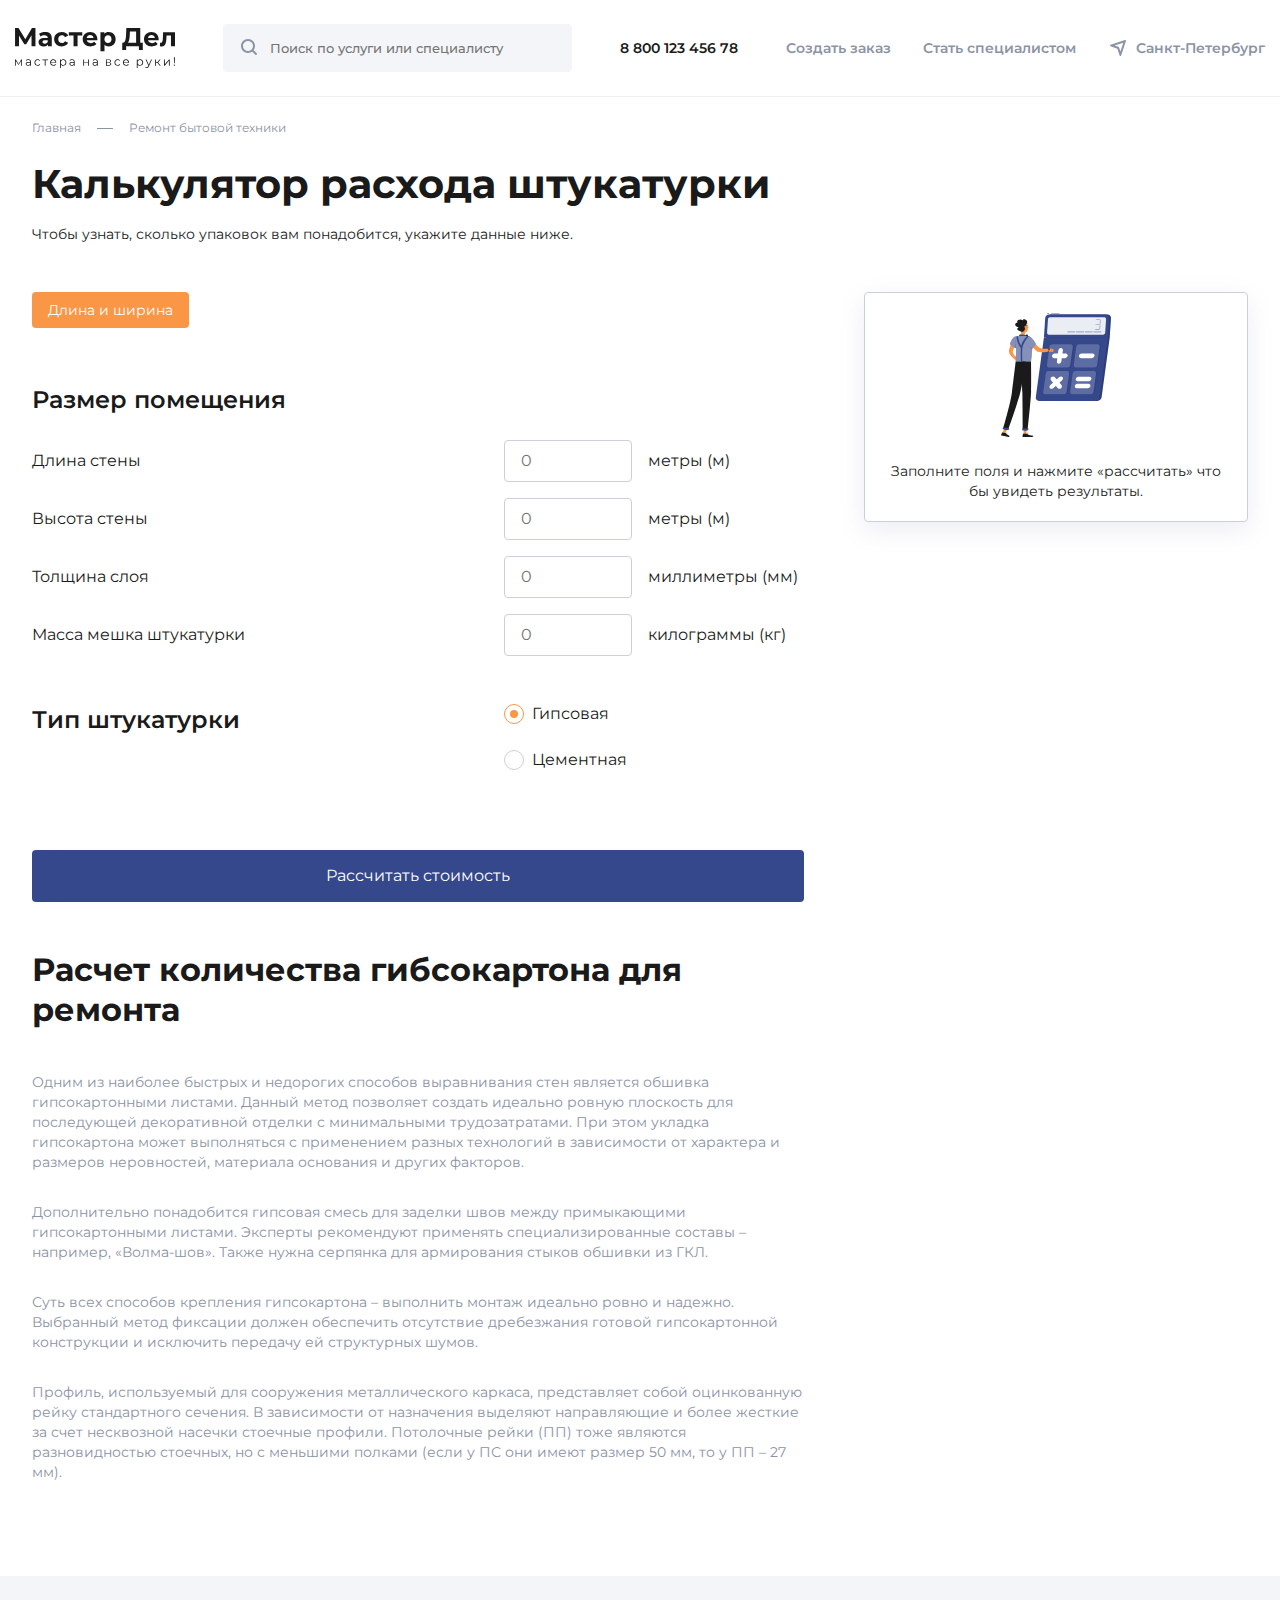
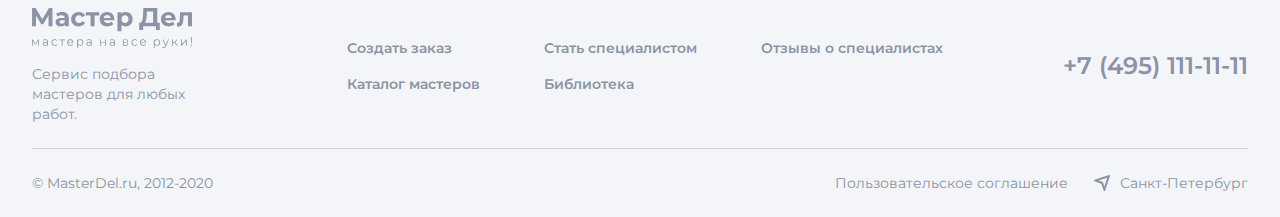
<file: calculator-shtukaturka.html>
<!DOCTYPE html>
<html lang="ru">

<head>
	<title>calculator-Shtukaturka</title>
	<meta charset="UTF-8">
	<meta name="format-detection" content="telephone=no">
	<link rel="stylesheet" href="css/style.min.css?_v=20240222144942">
	<meta name="viewport" content="width=device-width, initial-scale=1.0">
</head>

<body>
	<div class="wrapper">
		<header class="header">
			<div class="header__container header__container_wide">
				<button aria-label="button: close menu" type="button" class="menu__icon icon-menu"><span></span></button>
				<a href="index.html" class="header__logo logo">
					<img src="img/logo/logo.svg" alt="лого: Мастер Дел">
				</a>
				<form data-da=".header__actions, 767.98, last" action="#" class="header__search search">
					<button aria-label="search button" type="submit" class="search__button">
						<svg xmlns="http://www.w3.org/2000/svg" width="20" height="20" viewBox="0 0 20 20" fill="none">
							<path fill-rule="evenodd" clip-rule="evenodd" d="M9 2C12.866 2 16 5.13401 16 9C16 10.5764 15.4789 12.0311 14.5996 13.2012L14.6545 13.2441L14.7071 13.2929L17.7071 16.2929C18.0976 16.6834 18.0976 17.3166 17.7071 17.7071C17.3466 18.0676 16.7794 18.0953 16.3871 17.7903L16.2929 17.7071L13.2929 14.7071C13.2587 14.6729 13.2275 14.6368 13.1993 14.5992C12.031 15.4789 10.5764 16 9 16C5.13401 16 2 12.866 2 9C2 5.13401 5.13401 2 9 2ZM9 4C6.23858 4 4 6.23858 4 9C4 11.7614 6.23858 14 9 14C11.7614 14 14 11.7614 14 9C14 6.23858 11.7614 4 9 4Z" fill="#8B93A5" />
						</svg>
					</button>
					<input autocomplete="off" type="text" name="form[]" placeholder="Поиск по услуги или специалисту" class="search__input">
				</form>
				<div class="header__actions">
					<a data-da=".menu__body, 767.98, last" href="tel:880012345678" class="header__callback callback">8 800 123 456
						78</a>
					<nav data-da=".header__container, 767,98,last" class="menu__body">
						<ul class="menu__list">
							<li class="menu__item"><a href="#" class="menu__link">Создать заказ</a></li>
							<li class="menu__item"><a href="#" class="menu__link">Стать специалистом</a></li>
							<li class="menu__item"><a aria-label="location" data-da=".header__actions, 767.98, last" href="#" class="menu__link menu__link_address">
									<svg xmlns="http://www.w3.org/2000/svg" width="20" height="20" viewBox="0 0 20 20" fill="none">
										<path fill-rule="evenodd" clip-rule="evenodd" d="M2.54697 8.35978C1.81768 8.11668 1.81768 7.08512 2.54697 6.84202L16.9457 2.04243C17.5711 1.83398 18.166 2.42892 17.9576 3.05427L13.158 17.453C12.9149 18.1823 11.8833 18.1823 11.6402 17.453L9.36691 10.6331L2.54697 8.35978ZM6.59488 7.6009L10.948 9.05195L12.3991 13.4051L15.3012 4.69879L6.59488 7.6009Z" fill="#8B93A5" />
									</svg>
									<span>Санкт-Петербург</span>
								</a></li>
						</ul>
					</nav>
				</div>
			</div>
			<nav class="header__mobile mobile-header">
				<div class="mobile-header__container">
					<ul class="mobile-header__list">
						<li><a href="#" class="mobile-header__link">Создать заказ</a></li>
						<li><a href="#" class="mobile-header__link">Каталог услуг</a></li>
					</ul>
				</div>
			</nav>
		</header>
		<main class="page">
			<section class="top-block">
				<div class="top-block__container">
					<nav class="breadcrumbs">
						<ul class="breadcrumbs__list">
							<li>
								<a href="index.html" class="breadcrumbs__link">Главная</a>
							</li>
							<li>
								Ремонт бытовой техники
							</li>
						</ul>
					</nav>
					<div class="header-block">
						<h1 class="header-block__title title">Калькулятор расхода штукатурки</h1>
						<p class="header-block__descr">
							Чтобы узнать, сколько упаковок вам понадобится, укажите данные ниже.
						</p>
					</div>
				</div>
			</section>
			<section class="calculator">
				<div class="calculator__container">
					<div class="calculator__body">
						<div data-tabs class="tabs">
							<nav data-tabs-titles class="tabs__navigation">
								<button type="button" class="tabs__title _tab-active">Длина и ширина</button>
							</nav>
							<div data-tabs-body class="tabs__content">
								<div class="tabs__body tabs__body_plaster">
									<h2 class="tabs__subtitle subtitle">
										Размер помещения
									</h2>
									<form action="#" class="tabs__form form-tabs">
										<div class="tabs__item">
											<div class="form-tabs__line">
												<label for="input1" class="form-tabs__label">Длина стены</label>
												<div class="form-tabs__wrapper">
													<input id="input1" type="number" class="form-tabs__input input input_lengthWall input_number" placeholder="0">
													<span class="form-tabs__measurement">метры (м)</span>
												</div>
											</div>
											<div class="form-tabs__line">
												<label for="input2" class="form-tabs__label">Высота стены</label>
												<div class="form-tabs__wrapper">
													<input id="input2" type="number" class="form-tabs__input input input_heightWall input_number" placeholder="0">
													<span class="form-tabs__measurement">метры (м)</span>
												</div>
											</div>
											<div class="form-tabs__line">
												<label for="input3" class="form-tabs__label">Толщина слоя</label>
												<div class="form-tabs__wrapper">
													<input id="input3" type="number" class="form-tabs__input input input_thicknessLayer input_number" placeholder="0">
													<span class="form-tabs__measurement">миллиметры (мм)</span>
												</div>
											</div>
											<div class="form-tabs__line">
												<label for="input4" class="form-tabs__label">Масса мешка штукатурки</label>
												<div class="form-tabs__wrapper">
													<input id="input4" type="number" class="form-tabs__input input input_bagMass input_number" placeholder="0">
													<span class="form-tabs__measurement">килограммы (кг)</span>
												</div>
											</div>
										</div>
										<div class="tabs__item">
											<div class="tabs__options">
												<h2 class="tabs__subtitle subtitle">
													Тип штукатурки
												</h2>
												<div class="options">
													<div class="options__item">
														<input hidden id="o_110" class="options__input options__input_plasterType" checked type="radio" value="9" name="option-plasterType">
														<label for="o_110" class="options__label"><span class="options__text">Гипсовая</span></label>
													</div>
													<div class="options__item">
														<input hidden id="o_112" class="options__input options__input_plasterType" type="radio" value="17" name="option-plasterType">
														<label for="o_112" class="options__label"><span class="options__text">Цементная</span></label>
													</div>
												</div>
											</div>
										</div>
										<button class="form-tabs__button calculator-plaster">Рассчитать стоимость</button>
									</form>
								</div>
							</div>
						</div>
						<div class="calculator__content">
							<h2 class="calculator__subtitle subtitle">
								Расчет количества гибсокартона для
								ремонта
							</h2>
							<div class="calculator__info">
								<p>
									Одним из наиболее быстрых и недорогих способов выравнивания стен является обшивка
									гипсокартонными листами. Данный метод
									позволяет создать идеально ровную плоскость для последующей декоративной отделки с
									минимальными трудозатратами. При этом
									укладка гипсокартона может выполняться с применением разных технологий в зависимости от
									характера и размеров
									неровностей, материала основания и других факторов.
								</p>
								<p>
									Дополнительно понадобится гипсовая смесь для заделки швов между примыкающими гипсокартонными
									листами. Эксперты
									рекомендуют применять специализированные составы – например, «Волма-шов». Также нужна
									серпянка для армирования стыков
									обшивки из ГКЛ.
								</p>
								<p>
									Суть всех способов крепления гипсокартона – выполнить монтаж идеально ровно и надежно.
									Выбранный метод фиксации должен
									обеспечить отсутствие дребезжания готовой гипсокартонной конструкции и исключить передачу ей
									структурных шумов.
								</p>
								<p>
									Профиль, используемый для сооружения металлического каркаса, представляет собой оцинкованную
									рейку стандартного сечения.
									В зависимости от назначения выделяют направляющие и более жесткие за счет несквозной насечки
									стоечные профили.
									Потолочные рейки (ПП) тоже являются разновидностью стоечных, но с меньшими полками (если у ПС
									они имеют размер 50 мм, то
									у ПП – 27 мм).
								</p>
							</div>
						</div>
					</div>
					<div class="pin-wrapper">
						<aside data-da=".calculator__body, 767.98, 2" class="calculator__result result pin-block">
							<div class="result__body">
								<h4 class="result__header">Результаты</h4>
								<div class="result__items">

								</div>
							</div>
							<div class="result__default">
								<div class="result__image">
									<img src="img/default-result/icon.svg" alt="icon">
								</div>
								<div class="result__topic">Заполните поля и нажмите «рассчитать»
									что бы увидеть результаты.</div>
							</div>
						</aside>
					</div>
				</div>
			</section>
		</main>
		<footer class="footer">
			<div class="footer__container">
				<div class="footer__top top-footer">
					<div class="top-footer__column">
						<a href="index.html" class="top-footer__logo">
							<img src="img/logo/logo-grey.svg" alt="лого: Мастер Дел">
						</a>
						<p class="top-footer__descr">Сервис подбора мастеров для любых работ.</p>
					</div>
					<nav class="top-footer__menu">
						<ul class="top-footer__list">
							<li class="top-footer__item">
								<a href="#" class="top-footer__link">Создать заказ</a>
							</li>
							<li class="top-footer__item">
								<a href="#" class="top-footer__link">Стать специалистом</a>
							</li>
							<li class="top-footer__item">
								<a href="#" class="top-footer__link">Отзывы о специалистах</a>
							</li>
							<li class="top-footer__item">
								<a href="#" class="top-footer__link">Каталог мастеров</a>
							</li>
							<li class="top-footer__item">
								<a href="#" class="top-footer__link">Библиотека</a>
							</li>
						</ul>
					</nav>
					<a href="tel:+74951111111" class="top-footer__callback">+7 (495) 111-11-11</a>
				</div>
				<div class="bottom-footer">
					<p class="bottom-footer__copyright">© MasterDel.ru, 2012-2020</p>
					<ul class="bottom-footer__list">
						<li>
							<a href="#" class="bottom-footer__link">Пользовательское соглашение</a>
						</li>
						<li>
							<a href="#" class="bottom-footer__link bottom-footer__link_address">
								<svg xmlns="http://www.w3.org/2000/svg" width="20" height="20" viewBox="0 0 20 20" fill="none">
									<path fill-rule="evenodd" clip-rule="evenodd" d="M2.54697 8.35978C1.81768 8.11668 1.81768 7.08512 2.54697 6.84202L16.9457 2.04243C17.5711 1.83398 18.166 2.42892 17.9576 3.05427L13.158 17.453C12.9149 18.1823 11.8833 18.1823 11.6402 17.453L9.36691 10.6331L2.54697 8.35978ZM6.59488 7.6009L10.948 9.05195L12.3991 13.4051L15.3012 4.69879L6.59488 7.6009Z" fill="#8B93A5" />
								</svg>
								<span>Санкт-Петербург</span>
							</a>
						</li>
					</ul>
				</div>
			</div>
		</footer>
	</div>
	<!-- <div id="popup" aria-hidden="true" class="popup">
	<div class="popup__wrapper">
		<div class="popup__content">
			<button data-close type="button" class="popup__close">Закрыть</button>
			<div class="popup__text">
				Text
			</div>
		</div>
	</div>
</div> -->
	<script src="js/app.min.js?_v=20240222144942"></script>
</body>

</html>
</file>
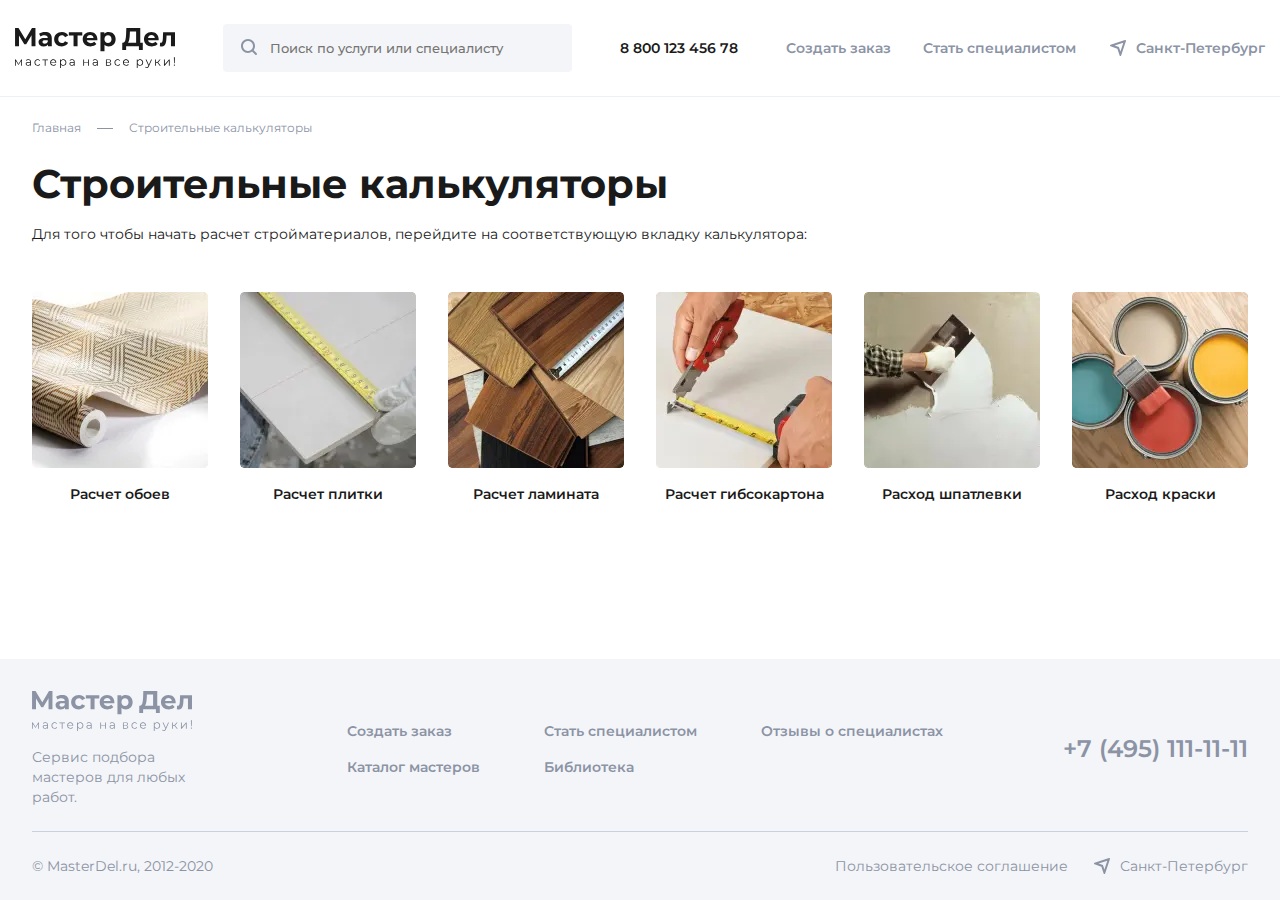
<file: home.html>
<!DOCTYPE html>
<html lang="ru">

<head>
	<title>Calculator</title>
	<meta charset="UTF-8">
	<meta name="format-detection" content="telephone=no">
	<link rel="stylesheet" href="css/style.min.css?_v=20240222144942">
	<meta name="viewport" content="width=device-width, initial-scale=1.0">
</head>

<body>
	<div class="wrapper">
		<header class="header">
			<div class="header__container header__container_wide">
				<button aria-label="button: close menu" type="button" class="menu__icon icon-menu"><span></span></button>
				<a href="index.html" class="header__logo logo">
					<img src="img/logo/logo.svg" alt="лого: Мастер Дел">
				</a>
				<form data-da=".header__actions, 767.98, last" action="#" class="header__search search">
					<button aria-label="search button" type="submit" class="search__button">
						<svg xmlns="http://www.w3.org/2000/svg" width="20" height="20" viewBox="0 0 20 20" fill="none">
							<path fill-rule="evenodd" clip-rule="evenodd" d="M9 2C12.866 2 16 5.13401 16 9C16 10.5764 15.4789 12.0311 14.5996 13.2012L14.6545 13.2441L14.7071 13.2929L17.7071 16.2929C18.0976 16.6834 18.0976 17.3166 17.7071 17.7071C17.3466 18.0676 16.7794 18.0953 16.3871 17.7903L16.2929 17.7071L13.2929 14.7071C13.2587 14.6729 13.2275 14.6368 13.1993 14.5992C12.031 15.4789 10.5764 16 9 16C5.13401 16 2 12.866 2 9C2 5.13401 5.13401 2 9 2ZM9 4C6.23858 4 4 6.23858 4 9C4 11.7614 6.23858 14 9 14C11.7614 14 14 11.7614 14 9C14 6.23858 11.7614 4 9 4Z" fill="#8B93A5" />
						</svg>
					</button>
					<input autocomplete="off" type="text" name="form[]" placeholder="Поиск по услуги или специалисту" class="search__input">
				</form>
				<div class="header__actions">
					<a data-da=".menu__body, 767.98, last" href="tel:880012345678" class="header__callback callback">8 800 123 456
						78</a>
					<nav data-da=".header__container, 767,98,last" class="menu__body">
						<ul class="menu__list">
							<li class="menu__item"><a href="#" class="menu__link">Создать заказ</a></li>
							<li class="menu__item"><a href="#" class="menu__link">Стать специалистом</a></li>
							<li class="menu__item"><a aria-label="location" data-da=".header__actions, 767.98, last" href="#" class="menu__link menu__link_address">
									<svg xmlns="http://www.w3.org/2000/svg" width="20" height="20" viewBox="0 0 20 20" fill="none">
										<path fill-rule="evenodd" clip-rule="evenodd" d="M2.54697 8.35978C1.81768 8.11668 1.81768 7.08512 2.54697 6.84202L16.9457 2.04243C17.5711 1.83398 18.166 2.42892 17.9576 3.05427L13.158 17.453C12.9149 18.1823 11.8833 18.1823 11.6402 17.453L9.36691 10.6331L2.54697 8.35978ZM6.59488 7.6009L10.948 9.05195L12.3991 13.4051L15.3012 4.69879L6.59488 7.6009Z" fill="#8B93A5" />
									</svg>
									<span>Санкт-Петербург</span>
								</a></li>
						</ul>
					</nav>
				</div>
			</div>
			<nav class="header__mobile mobile-header">
				<div class="mobile-header__container">
					<ul class="mobile-header__list">
						<li><a href="#" class="mobile-header__link">Создать заказ</a></li>
						<li><a href="#" class="mobile-header__link">Каталог услуг</a></li>
					</ul>
				</div>
			</nav>
		</header>
		<main class="page">
			<section class="top-block">
				<div class="top-block__container">
					<nav class="breadcrumbs">
						<ul class="breadcrumbs__list">
							<li>
								<a href="index.html" class="breadcrumbs__link">Главная</a>
							</li>
							<li>
								Строительные калькуляторы
							</li>
						</ul>
					</nav>
					<div class="header-block">
						<h1 class="header-block__title title">Строительные калькуляторы</h1>
						<p class="header-block__descr">
							Для того чтобы начать расчет стройматериалов, перейдите на соответствующую вкладку калькулятора:
						</p>
					</div>
				</div>
			</section>
			<div class="navigation-block">
				<div class="navigation-block__container">
					<nav class="navigation-block__items">
						<ul>
							<li>
								<a href="#" class="navigation-block__link">
									<div class="navigation-block__image">
										<picture><source srcset="img/navigation-block/01.webp" type="image/webp"><img src="img/navigation-block/01.jpg" alt="картинка обоев"></picture>
									</div>
									<span>Расчет обоев</span>
								</a>
							</li>
							<li>
								<a href="#" class="navigation-block__link">
									<div class="navigation-block__image">
										<picture><source srcset="img/navigation-block/02.webp" type="image/webp"><img src="img/navigation-block/02.jpg" alt="картинка плитки"></picture>
									</div>
									<span>Расчет плитки</span>
								</a>
							</li>
							<li>
								<a href="#" class="navigation-block__link">
									<div class="navigation-block__image">
										<picture><source srcset="img/navigation-block/03.webp" type="image/webp"><img src="img/navigation-block/03.jpg" alt="картинка ламината"></picture>
									</div>
									<span>Расчет ламината</span>
								</a>
							</li>
							<li>
								<a href="#" class="navigation-block__link">
									<div class="navigation-block__image">
										<picture><source srcset="img/navigation-block/04.webp" type="image/webp"><img src="img/navigation-block/04.jpg" alt="картинка гибсокартона"></picture>
									</div>
									<span>Расчет гибсокартона</span>
								</a>
							</li>
							<li>
								<a href="#" class="navigation-block__link">
									<div class="navigation-block__image">
										<picture><source srcset="img/navigation-block/05.webp" type="image/webp"><img src="img/navigation-block/05.jpg" alt="картинка шпатлевки"></picture>
									</div>
									<span>Расход шпатлевки</span>
								</a>
							</li>
							<li>
								<a href="#" class="navigation-block__link">
									<div class="navigation-block__image">
										<picture><source srcset="img/navigation-block/06.webp" type="image/webp"><img src="img/navigation-block/06.jpg" alt="картинка краски"></picture>
									</div>
									<span>Расход краски</span>
								</a>
							</li>
						</ul>
					</nav>
				</div>
			</div>
		</main>
		<footer class="footer">
			<div class="footer__container">
				<div class="footer__top top-footer">
					<div class="top-footer__column">
						<a href="index.html" class="top-footer__logo">
							<img src="img/logo/logo-grey.svg" alt="лого: Мастер Дел">
						</a>
						<p class="top-footer__descr">Сервис подбора мастеров для любых работ.</p>
					</div>
					<nav class="top-footer__menu">
						<ul class="top-footer__list">
							<li class="top-footer__item">
								<a href="#" class="top-footer__link">Создать заказ</a>
							</li>
							<li class="top-footer__item">
								<a href="#" class="top-footer__link">Стать специалистом</a>
							</li>
							<li class="top-footer__item">
								<a href="#" class="top-footer__link">Отзывы о специалистах</a>
							</li>
							<li class="top-footer__item">
								<a href="#" class="top-footer__link">Каталог мастеров</a>
							</li>
							<li class="top-footer__item">
								<a href="#" class="top-footer__link">Библиотека</a>
							</li>
						</ul>
					</nav>
					<a href="tel:+74951111111" class="top-footer__callback">+7 (495) 111-11-11</a>
				</div>
				<div class="bottom-footer">
					<p class="bottom-footer__copyright">© MasterDel.ru, 2012-2020</p>
					<ul class="bottom-footer__list">
						<li>
							<a href="#" class="bottom-footer__link">Пользовательское соглашение</a>
						</li>
						<li>
							<a href="#" class="bottom-footer__link bottom-footer__link_address">
								<svg xmlns="http://www.w3.org/2000/svg" width="20" height="20" viewBox="0 0 20 20" fill="none">
									<path fill-rule="evenodd" clip-rule="evenodd" d="M2.54697 8.35978C1.81768 8.11668 1.81768 7.08512 2.54697 6.84202L16.9457 2.04243C17.5711 1.83398 18.166 2.42892 17.9576 3.05427L13.158 17.453C12.9149 18.1823 11.8833 18.1823 11.6402 17.453L9.36691 10.6331L2.54697 8.35978ZM6.59488 7.6009L10.948 9.05195L12.3991 13.4051L15.3012 4.69879L6.59488 7.6009Z" fill="#8B93A5" />
								</svg>
								<span>Санкт-Петербург</span>
							</a>
						</li>
					</ul>
				</div>
			</div>
		</footer>
	</div>
	<!-- <div id="popup" aria-hidden="true" class="popup">
	<div class="popup__wrapper">
		<div class="popup__content">
			<button data-close type="button" class="popup__close">Закрыть</button>
			<div class="popup__text">
				Text
			</div>
		</div>
	</div>
</div> -->
	<script src="js/app.min.js?_v=20240222144942"></script>
</body>

</html>
</file>
<file: css/style.min.css>
@charset "UTF-8";@import url(https://fonts.googleapis.com/css?family=Montserrat:regular,500,600,700,900&display=swap);:root{--Neutral-grey-violet:#8b93a5;--Neutral-Violet:#cccfde;--Light-grey:#edf0f2;--Light:#fff;--Light-blue-grey:#f4f5f8;--Dark:#1a1a1a;--Orange:#f99746;--Dark-blue:#35488b;--Red:#d34747;--Neutral-Violet:#cccfde}*{padding:0;margin:0;border:0}*,:after,:before{-webkit-box-sizing:border-box;box-sizing:border-box}input::-webkit-inner-spin-button,input::-webkit-outer-spin-button{-webkit-appearance:none;margin:0}input[type=number]{-moz-appearance:textfield}body,html{height:100%;min-width:320px}body{color:var(--Neutral-grey-violet);line-height:1;font-family:Montserrat;font-size:.875rem;-ms-text-size-adjust:100%;-moz-text-size-adjust:100%;-webkit-text-size-adjust:100%;-webkit-font-smoothing:antialiased;-moz-osx-font-smoothing:grayscale}button,input,textarea{font-family:Montserrat;font-size:inherit}button{cursor:pointer;color:inherit;background-color:inherit}a{color:inherit;text-decoration:none}a:visited{text-decoration:none}a:hover{text-decoration:none}ul li{list-style:none}img{vertical-align:top}h1,h2,h3,h4,h5,h6{font-weight:inherit;font-size:inherit}.lock body{overflow:hidden;-ms-touch-action:none;touch-action:none;-ms-scroll-chaining:none;overscroll-behavior:none}.wrapper{min-height:100%;display:-webkit-box;display:-ms-flexbox;display:flex;-webkit-box-orient:vertical;-webkit-box-direction:normal;-ms-flex-direction:column;flex-direction:column;overflow:hidden}.wrapper>main{-webkit-box-flex:1;-ms-flex:1 1 auto;flex:1 1 auto}.wrapper>*{min-width:0}[class*=__container]{max-width:77.875rem;margin:0 auto;padding:0 .9375rem}[class*=__container_wide]{max-width:112.75rem}input[type=email],input[type=tel],input[type=text],textarea{-webkit-appearance:none;-moz-appearance:none;appearance:none}.input{display:block;width:100%;outline:0;font-size:1rem;line-height:1.25;border-radius:.25rem;border:.0625rem solid var(--Neutral-Violet);color:var(--Neutral-grey-violet);padding:1rem;font-family:inherit}.input_error{border:.0625rem solid var(--Red);color:var(--Red)}textarea.input{resize:none;padding:0 0}.checkbox{position:relative}.checkbox__input{position:absolute;width:0;height:0;opacity:0}.checkbox__input:checked+.checkbox__label:before{border:.0625rem solid var(--Orange)}.checkbox__input:checked+.checkbox__label:after{-webkit-transform:scale(1);-ms-transform:scale(1);transform:scale(1)}.checkbox__label{cursor:pointer;display:-webkit-inline-box;display:-ms-inline-flexbox;display:inline-flex;-webkit-box-align:center;-ms-flex-align:center;align-items:center;position:relative;gap:.625rem}.checkbox__label:before{content:"";-ms-flex-item-align:start;align-self:flex-start;-webkit-box-flex:0;-ms-flex:0 0 1.25rem;flex:0 0 1.25rem;width:1.25rem;border-radius:.25rem;height:1.25rem;-webkit-transition:border .5s ease 0s;transition:border .5s ease 0s;border:.0625rem solid var(--Neutral-Violet)}.checkbox__label::after{content:"";position:absolute;top:.3125rem;left:.25rem;width:.75rem;height:.625rem;background:url(../img/icons/check.svg) center center no-repeat;-webkit-transition:-webkit-transform .5s ease 0s;transition:-webkit-transform .5s ease 0s;transition:transform .5s ease 0s;transition:transform .5s ease 0s,-webkit-transform .5s ease 0s;-webkit-transform:scale(0);-ms-transform:scale(0);transform:scale(0)}.checkbox__text{color:var(--Dark);font-size:1rem;line-height:1.25}.options{display:-webkit-box;display:-ms-flexbox;display:flex;-webkit-box-orient:vertical;-webkit-box-direction:normal;-ms-flex-direction:column;flex-direction:column;-webkit-box-align:start;-ms-flex-align:start;align-items:flex-start;gap:1.5rem}.options__item{position:relative;cursor:pointer}.options__input{width:0;height:0;opacity:0;position:absolute}.options__input:focus+.options__label:before{-webkit-box-shadow:0 0 5px #000;box-shadow:0 0 5px #000}.options__input:checked+.options__label:before{border:.0625rem solid var(--Orange)}.options__input:checked+.options__label:after{-webkit-transform:scale(1);-ms-transform:scale(1);transform:scale(1)}.options__label{display:-webkit-inline-box;display:-ms-inline-flexbox;display:inline-flex;-webkit-box-align:center;-ms-flex-align:center;align-items:center;cursor:pointer;gap:.5rem}.options__label:before{-webkit-transition:border .5s ease 0s;transition:border .5s ease 0s;content:"";-ms-flex-item-align:start;align-self:flex-start;width:1.25rem;height:1.25rem;-webkit-box-flex:0;-ms-flex:0 0 1.25rem;flex:0 0 1.25rem;border-radius:50%;border:.0625rem solid var(--Neutral-Violet)}.options__label:after{content:"";-webkit-transition:all .3s ease 0s;transition:all .3s ease 0s;width:.5rem;height:.5rem;border-radius:50%;background-color:var(--Orange);position:absolute;left:.375rem;top:6px;-webkit-transform:scale(0);-ms-transform:scale(0);transform:scale(0)}.options__text{color:var(--Dark);font-size:1rem}.select{position:relative}.select__body{position:relative}.select__title{color:var(--Orange);font-size:1rem;line-height:1.25;border-radius:.25rem;border:.0625rem solid var(--Neutral-Violet);font-family:inherit;text-align:left;cursor:pointer;width:100%}.select__value{display:-webkit-box;display:-ms-flexbox;display:flex;-webkit-box-align:center;-ms-flex-align:center;align-items:center;height:2.5rem;padding:0 1rem;gap:.625rem}.select__value>*{-webkit-box-flex:1;-ms-flex:1 1 auto;flex:1 1 auto}.select__value:after{content:"";aspect-ratio:1/1;mask:url(../img/icons/arrow-down.svg) center center/contain no-repeat;-webkit-mask:url(../img/icons/arrow-down.svg) center center/contain no-repeat;background:var(--Dark);width:1rem;height:1rem;-webkit-transition:all .5s ease 0s;transition:all .5s ease 0s}._select-open .select__value:after{-webkit-transform:rotate(-180deg);-ms-transform:rotate(-180deg);transform:rotate(-180deg);background:var(--Orange)}.select__text{-webkit-box-flex:1;-ms-flex:1 1 auto;flex:1 1 auto}.select__input{width:100%;background-color:transparent;height:100%}.select__options{color:#000;position:absolute;top:42px;border-radius:.25rem;min-width:100%;left:0;border:.0625rem solid var(--Neutral-Violet);color:var(--Neutral-grey-violet);background-color:#fff;border:.0625rem solid #d9d9d9;padding:.625rem 0 .625rem 0}.select__scroll{overflow-y:auto;overflow-x:hidden;max-height:200px}.select__option{color:var(--Dark);-webkit-transition:color .5s ease 0s;transition:color .5s ease 0s;font-size:1rem;line-height:1.25;width:100%;text-align:left;cursor:pointer;padding:5px 15px;color:inherit}.select__option._select-selected{background-color:var(--Orange)}.select__option:not(:last-child){margin-bottom:5px}.select__row{display:-webkit-inline-box;display:-ms-inline-flexbox;display:inline-flex;-webkit-box-align:center;-ms-flex-align:center;align-items:center}.select._select-open{z-index:5}._select-tag{cursor:pointer}.tabs{display:-ms-grid;display:grid;gap:3rem}.tabs__navigation{display:-webkit-box;display:-ms-flexbox;display:flex;gap:.5rem;-ms-flex-wrap:nowrap;flex-wrap:nowrap;overflow:auto;padding-bottom:.5rem}.tabs__title{-ms-flex-negative:0;flex-shrink:0;border-radius:.25rem;padding:.5rem 1rem;background:var(--Light-blue-grey);color:var(--Dark);line-height:1.4285714286;-webkit-transition:all .5s ease 0s;transition:all .5s ease 0s}.tabs__title._tab-active{background:var(--Orange);color:var(--Light)}.tabs__add{display:-webkit-box;display:-ms-flexbox;display:flex;gap:.5rem;-webkit-box-align:center;-ms-flex-align:center;align-items:center;border-radius:.25rem;padding:.5rem 1rem;background:var(--Light-blue-grey);color:var(--Dark);line-height:1.4285714286;-webkit-transition:all .5s ease 0s;transition:all .5s ease 0s}.tabs__subtitle:not(:last-child){margin-bottom:1.5rem}.form-tabs{display:-ms-grid;display:grid}.form-tabs_with-chk{padding:2.125rem 0}.form-tabs__line{display:-webkit-box;display:-ms-flexbox;display:flex;-webkit-box-pack:justify;-ms-flex-pack:justify;justify-content:space-between;-webkit-box-align:center;-ms-flex-align:center;align-items:center;gap:.9375rem}.form-tabs__line:not(:last-child){margin-bottom:1rem}.form-tabs__label{color:var(--Dark);font-size:1rem;line-height:1.25;cursor:pointer}.form-tabs__input{padding:.625rem 1rem}.error .form-tabs__input{color:var(--Red)}.form-tabs__wrapper{-webkit-box-align:center;-ms-flex-align:center;align-items:center}.form-tabs__measurement{color:var(--Dark);font-size:1rem;line-height:1.25}.form-tabs__button{margin-top:30px;width:100%;display:block;border-radius:.25rem;background:var(--Dark-blue);color:var(--Light);font-size:1rem;line-height:1.25;padding:1rem;-webkit-transition:background-color .5s ease 0s;transition:background-color .5s ease 0s}.form-tabs__button:not(:last-child){margin-bottom:6rem}.tabs__item:not(:last-child){margin-bottom:3rem}.tabs__options{display:-webkit-box;display:-ms-flexbox;display:flex;-webkit-box-pack:justify;-ms-flex-pack:justify;justify-content:space-between}.tabs__inner{padding:1.5rem 0;border-top:.0625rem solid var(--Neutral-Violet);border-bottom:.0625rem solid var(--Neutral-Violet)}.tabs__inner:not(:last-child){margin-bottom:1.5rem}.tabs__header{display:-webkit-box;display:-ms-flexbox;display:flex;-webkit-box-pack:justify;-ms-flex-pack:justify;justify-content:space-between;-webkit-box-align:center;-ms-flex-align:center;align-items:center}.tabs__header:not(:last-child){margin-bottom:1.5rem}.tabs__topic{color:var(--Dark,#1a1a1a);font-size:1rem;font-weight:600;line-height:1.5}.tabs__close svg path{-webkit-transition:all .5s ease 0s;transition:all .5s ease 0s}[class*=-ibg]{position:relative}[class*=-ibg] img{position:absolute;width:100%;height:100%;top:0;left:0;-o-object-fit:cover;object-fit:cover}[class*=-ibg_contain] img{-o-object-fit:contain;object-fit:contain}.title{color:var(--Dark);font-size:2.5rem;font-weight:700;line-height:1.2}.subtitle{color:var(--Dark);font-size:1.5rem;font-weight:600;line-height:1.3333333333}.callback{color:var(--Dark);font-weight:600;line-height:1.4285714286;-webkit-transition:color .5s ease 0s;transition:color .5s ease 0s}.search__input{border-radius:.25rem;background-color:inherit;outline:0;width:100%;font-family:Montserrat;font-weight:500;font-size:.8125rem;padding:1rem 0}.search__button{-webkit-transform:translateY(1px);-ms-transform:translateY(1px);transform:translateY(1px)}.search__button svg path{-webkit-transition:all .5s ease 0s;transition:all .5s ease 0s}.mobile-header{display:none}.mobile-header__link{color:var(--Neutral-grey-violet);font-size:.75rem;font-weight:600;line-height:1.3333333333;-webkit-transition:color .5s ease 0s;transition:color .5s ease 0s}.page{padding-top:7.5rem;padding-bottom:5.875rem}.breadcrumbs{overflow:auto}.breadcrumbs__list{display:-webkit-box;display:-ms-flexbox;display:flex;-webkit-box-align:center;-ms-flex-align:center;align-items:center;-ms-flex-wrap:nowrap;flex-wrap:nowrap;overflow:auto;gap:1rem}.breadcrumbs__list li{white-space:nowrap;font-size:.75rem;line-height:1.3333333333;display:-webkit-box;display:-ms-flexbox;display:flex;-ms-flex-wrap:nowrap;flex-wrap:nowrap;gap:1rem;-webkit-box-align:center;-ms-flex-align:center;align-items:center}.breadcrumbs__list li:not(:last-child)::after{content:"";width:1rem;height:.0625rem;background:var(--Neutral-grey-violet)}.breadcrumbs__link{font-size:.75rem;line-height:1.3333333333;-webkit-transition:color .5s ease 0s;transition:color .5s ease 0s}.header-block{display:-ms-grid;display:grid;gap:1rem}.header-block__descr{color:var(--Dark);line-height:1.4285714286}.top-block{padding-bottom:3rem}.top-block__container{display:-ms-grid;display:grid;gap:1.5rem}.navigation-block__items ul{-webkit-column-gap:2rem;-moz-column-gap:2rem;column-gap:2rem;display:-ms-grid;display:grid;grid-template-columns:repeat(auto-fit,minmax(144px,1fr))}.navigation-block__link{display:-ms-grid;display:grid;gap:1rem;color:var(--Dark);text-align:center;-webkit-box-pack:center;-ms-flex-pack:center;justify-content:center;font-weight:600;line-height:1.4285714286}.navigation-block__link span{-webkit-transition:color .5s ease 0s;transition:color .5s ease 0s}.navigation-block__image{overflow:hidden;border-radius:.25rem}.navigation-block__image img{-webkit-transition:-webkit-transform .5s ease 0s;transition:-webkit-transform .5s ease 0s;transition:transform .5s ease 0s;transition:transform .5s ease 0s,-webkit-transform .5s ease 0s;overflow:hidden;border-radius:.25rem;max-width:100%;-o-object-fit:cover;object-fit:cover;-o-object-position:center;object-position:center;height:11rem;width:11rem}.calculator__container{display:-ms-grid;display:grid;-webkit-box-align:start;-ms-flex-align:start;align-items:start;gap:3.75rem;-ms-grid-columns:1fr 24rem;grid-template-columns:1fr 24rem}.calculator__body{display:-ms-grid;display:grid}.calculator__subtitle{color:var(--Dark);font-size:2rem;font-weight:700;line-height:1.25}.calculator__subtitle:not(:last-child){margin-bottom:2.625rem}.calculator__info p{line-height:1.4285714286}.calculator__info p:not(:last-child){margin-bottom:1.875rem}.result{border-radius:.25rem;background:var(--Light);padding:2rem}.result__body{display:none}.result__header{color:var(--Dark);font-size:1.125rem;font-weight:600;line-height:1.4444444444}.result__header:not(:last-child){margin-bottom:1.5rem}.result__items{display:-ms-grid;display:grid;gap:1rem;padding-bottom:2rem;border-bottom:1px dashed #8b93a5}.result__items:not(:last-child){margin-bottom:2rem}.result__bottom{display:-ms-grid;display:grid;gap:.5rem}.result__label{color:var(--Dark);line-height:1.4285714286}.result__total-price{color:var(--Dark);font-size:1.5rem;font-weight:600;line-height:1.3333333333}.result__item{display:-webkit-box;display:-ms-flexbox;display:flex;-webkit-box-pack:justify;-ms-flex-pack:justify;justify-content:space-between;gap:1.25rem}.result__value{color:var(--Dark);text-align:right;font-weight:600;line-height:1.4285714286}.result__image{text-align:center}.result__image:not(:last-child){margin-bottom:1.5rem}.result__topic{line-height:143%;text-align:center;color:var(--Dark)}.tabs__add{margin-top:2rem}.pin-wrapper{position:relative}.pin-block-placeholder{height:0;-webkit-transition:height .3s ease;transition:height .3s ease}.pin-block{padding:20px;-webkit-box-sizing:border-box;box-sizing:border-box;-webkit-transition:linear .5s ease 0s;transition:linear .5s ease 0s}.pin-block.pinned{position:fixed;top:120px;width:24rem;-webkit-box-shadow:0 2px 5px rgba(0,0,0,.1);box-shadow:0 2px 5px rgba(0,0,0,.1)}.options_row{display:-webkit-box;display:-ms-flexbox;display:flex;-webkit-box-orient:horizontal;-webkit-box-direction:normal;-ms-flex-direction:row;flex-direction:row}.form-tabs__line_options:not(:last-child){margin-bottom:25px}.header{position:fixed;top:0;left:0;width:100%;z-index:20;background-color:var(--Light)}.header__container{display:-webkit-box;display:-ms-flexbox;display:flex;gap:3rem;padding-top:1.5rem;padding-bottom:1.5rem;-webkit-box-align:center;-ms-flex-align:center;align-items:center;-webkit-box-pack:justify;-ms-flex-pack:justify;justify-content:space-between}.header__actions{position:relative;z-index:20;display:-webkit-box;display:-ms-flexbox;display:flex;-webkit-box-align:center;-ms-flex-align:center;align-items:center;gap:3rem}.header__logo{position:relative;z-index:20}.header__logo img{width:10rem;height:2.5rem;-o-object-fit:cover;object-fit:cover;-o-object-position:center;object-position:center;max-width:100%}.menu__link{font-weight:600;line-height:1.4285714286;-webkit-transition:color .5s ease 0s;transition:color .5s ease 0s}.menu__link_address{display:-webkit-box;display:-ms-flexbox;display:flex;-webkit-box-align:center;-ms-flex-align:center;align-items:center;gap:.5rem}.icon-menu{display:none}.footer{background:var(--Light-blue-grey);padding-top:2rem}.footer__top:not(:last-child){margin-bottom:1.5rem}.top-footer{display:-webkit-box;display:-ms-flexbox;display:flex;-webkit-box-pack:justify;-ms-flex-pack:justify;justify-content:space-between;-webkit-box-align:center;-ms-flex-align:center;align-items:center;gap:1.875rem}.top-footer__logo{display:inline-block}.top-footer__logo:not(:last-child){margin-bottom:1rem}.top-footer__logo img{width:10rem;height:2.5rem;-o-object-fit:cover;object-fit:cover;-o-object-position:center;object-position:center;max-width:100%}.top-footer__descr{color:var(--Neutral-grey-violet);line-height:1.4285714286}.top-footer__list{display:-ms-grid;display:grid;-ms-grid-columns:(auto)[3];grid-template-columns:repeat(3,auto);-webkit-column-gap:4rem;-moz-column-gap:4rem;column-gap:4rem;row-gap:1rem}.top-footer__link{line-height:1.4285714286;-webkit-transition:color .5s ease 0s;transition:color .5s ease 0s}.top-footer__callback{color:var(--Neutral-grey-violet);font-size:1.5rem;font-weight:600;line-height:1.3333333333;-webkit-transition:color .5s ease 0s;transition:color .5s ease 0s;-ms-flex-negative:0;flex-shrink:0}.bottom-footer{border-top:.0625rem solid var(--Neutral-Violet);padding:1.5rem 0;display:-webkit-box;display:-ms-flexbox;display:flex;-webkit-box-pack:justify;-ms-flex-pack:justify;justify-content:space-between;-webkit-box-align:center;-ms-flex-align:center;align-items:center;gap:1.25rem}.bottom-footer__copyright{color:var(--Neutral-grey-violet);line-height:1.4285714286}.bottom-footer__list{display:-webkit-box;display:-ms-flexbox;display:flex;gap:1.5rem}.bottom-footer__link{color:var(--Neutral-grey-violet);line-height:1.4285714286;-webkit-transition:color .5s ease 0s;transition:color .5s ease 0s}.bottom-footer__link_address{display:-webkit-box;display:-ms-flexbox;display:flex;gap:.5rem;-webkit-box-align:center;-ms-flex-align:center;align-items:center}@media (min-width:29.99875em){.result{-webkit-box-shadow:0 8px 24px 0 rgba(129,135,189,.15);box-shadow:0 8px 24px 0 rgba(129,135,189,.15);border:.0625rem solid var(--Neutral-Violet)}}@media (min-width:47.99875em){.tabs:not(:last-child){margin-bottom:3rem}.search{gap:.5rem;display:-webkit-box;display:-ms-flexbox;display:flex;-webkit-box-align:center;-ms-flex-align:center;align-items:center;padding-right:1rem;padding-left:.8125rem;-webkit-box-flex:1;-ms-flex-positive:1;flex-grow:1;background-color:var(--Light-blue-grey);border-radius:.25rem}.search__button{padding:0 .1875rem}.header{border-bottom:.0625rem solid var(--Light-grey)}.menu__list{display:-webkit-box;display:-ms-flexbox;display:flex;gap:2rem}.top-footer__column{max-width:12.125rem}.top-footer__link{font-weight:600}}@media (min-width:61.99875em){.options{min-width:18.75rem}.select{width:354px}.error .form-tabs__input{border:.0625rem solid var(--Red)}.form-tabs__input{max-width:8rem}.form-tabs_wide .form-tabs__wrapper{min-width:22.125rem}.form-tabs__wrapper{display:-ms-grid;display:grid;-ms-grid-columns:128px 1fr;grid-template-columns:128px 1fr;min-width:18.75rem;gap:1rem}.tabs__options{gap:1.25rem}}@media (max-width:77.875em){.navigation-block__items ul{-webkit-column-gap:1rem;-moz-column-gap:1rem;column-gap:1rem;row-gap:2rem}.header__container{gap:1.25rem}.header__actions{gap:1.25rem}.menu__list{gap:1.25rem}}@media (max-width:70.625em){.page{padding-top:11rem}.header__container{-ms-flex-wrap:wrap;flex-wrap:wrap}.header__search{-webkit-box-flex:1;-ms-flex:1 1 100%;flex:1 1 100%;-webkit-box-ordinal-group:4;-ms-flex-order:3;order:3}}@media (max-width:70.6875em){.pin-block.pinned{top:180px}}@media (max-width:69.4375em){.top-footer__list{display:-webkit-box;display:-ms-flexbox;display:flex;-ms-flex-wrap:wrap;flex-wrap:wrap;-webkit-column-gap:1.875rem;-moz-column-gap:1.875rem;column-gap:1.875rem}}@media (max-width:67.1875em){.calculator__container{-ms-grid-columns:1fr 20rem;grid-template-columns:1fr 20rem;gap:1.875rem}.pin-block.pinned{width:20rem}}@media (max-width:61.99875em){.options{gap:1rem}.select{width:100%}.tabs{gap:2rem}.form-tabs__line{-webkit-box-orient:vertical;-webkit-box-direction:normal;-ms-flex-direction:column;flex-direction:column;-webkit-box-align:start;-ms-flex-align:start;align-items:start;gap:.625rem}.form-tabs__label{font-size:.875rem}.form-tabs__input{border:none}.form-tabs__wrapper{display:-webkit-box;display:-ms-flexbox;display:flex;-webkit-box-pack:justify;-ms-flex-pack:justify;justify-content:space-between;-webkit-box-flex:1;-ms-flex:1 1 100%;flex:1 1 100%;width:100%;position:relative;border:.0625rem solid var(--Neutral-Violet);border-radius:.25rem}.form-tabs__wrapper.error{border:.0625rem solid var(--Red)}.form-tabs__measurement{-ms-flex-negative:0;flex-shrink:0;padding-right:1rem}.form-tabs__button:not(:last-child){margin-bottom:3rem}.tabs__options{-webkit-box-orient:vertical;-webkit-box-direction:normal;-ms-flex-direction:column;flex-direction:column}.title{font-size:2.1875rem;font-weight:600}.calculator__subtitle{font-size:1.5625rem}.result{padding:1.25rem}}@media (max-width:50.5em){.menu__link span{display:none}}@media (max-width:47.99875em){.input{font-size:.875rem}.select__title{font-size:.875rem}.select__option{font-size:.875rem}.form-tabs__measurement{font-size:.875rem}.form-tabs__button{-webkit-box-ordinal-group:4;-ms-flex-order:3;order:3}.form-tabs__button:not(:last-child){margin-bottom:2rem}.form-tabs__button{font-size:.875rem;padding:.625rem 1rem}.tabs__item:not(:last-child){margin-bottom:2rem}.title{font-size:1.875rem}.subtitle{font-size:1.125rem}.search__input{display:none}.mobile-header{display:block;padding:1rem 0;border-bottom:.0625rem solid var(--Light-grey);border-top:.0625rem solid var(--Light-grey)}.mobile-header__list{display:-webkit-box;display:-ms-flexbox;display:flex;gap:1rem}.page{padding-top:10rem;padding-bottom:3rem}.breadcrumbs{display:none}.top-block{padding-bottom:2rem}.navigation-block__image img{max-height:9rem}.calculator__container{-ms-grid-columns:none;grid-template-columns:none}.calculator__body{gap:3.125rem}.calculator__result{-webkit-box-ordinal-group:3;-ms-flex-order:2;order:2}.calculator__result:not(:last-child){margin-bottom:2rem}.calculator__content{-webkit-box-ordinal-group:4;-ms-flex-order:3;order:3}.calculator__subtitle:not(:last-child){margin-bottom:1.5rem}.calculator__subtitle{font-size:1.125rem}.calculator__info p:not(:last-child){margin-bottom:1.25rem}.calculator__info p{font-size:.75rem}.tabs__add{margin-top:1.5rem}.header__container{-ms-flex-wrap:nowrap;flex-wrap:nowrap}.header__actions{-webkit-box-orient:horizontal;-webkit-box-direction:reverse;-ms-flex-direction:row-reverse;flex-direction:row-reverse;gap:1rem}.header__search{-webkit-box-flex:0;-ms-flex:0 1 auto;flex:0 1 auto}.header__callback{font-size:1.125rem}.menu__body{position:fixed;padding-top:7.5rem;padding-left:.9375rem;padding-right:.9375rem;top:0;left:-100%;width:100%;height:100%;overflow:auto;background-color:var(--Light);z-index:19;-webkit-transition:left .5s ease 0s;transition:left .5s ease 0s}.menu__body::before{content:"";position:fixed;top:0;left:0;width:100%;height:81px;background-color:var(--Light);z-index:21}.menu-open .menu__body{left:0}.menu__item:not(:last-child){margin-bottom:1rem}.icon-menu{-webkit-transition:background-color .5s ease 0s;transition:background-color .5s ease 0s;display:block;position:relative;width:1.25rem;height:.75rem;z-index:20}.icon-menu span,.icon-menu::after,.icon-menu::before{content:"";-webkit-transition:all .3s ease 0s;transition:all .3s ease 0s;right:0;position:absolute;width:100%;height:.125rem;background-color:#000;border-radius:.9375rem}.icon-menu::before{top:0}.icon-menu::after{bottom:0}.icon-menu span{top:calc(50% - .0625rem)}.menu-open .icon-menu span{width:0}.menu-open .icon-menu::before{top:calc(50% - .0625rem);-webkit-transform:rotate(-45deg);-ms-transform:rotate(-45deg);transform:rotate(-45deg)}.menu-open .icon-menu::after{bottom:calc(50% - .0625rem);-webkit-transform:rotate(45deg);-ms-transform:rotate(45deg);transform:rotate(45deg)}.footer__top:not(:last-child){margin-bottom:1.25rem}.top-footer{-webkit-box-orient:vertical;-webkit-box-direction:normal;-ms-flex-direction:column;flex-direction:column;-webkit-box-align:start;-ms-flex-align:start;align-items:flex-start;gap:1.25rem}.top-footer__menu{-webkit-box-ordinal-group:4;-ms-flex-order:3;order:3}.top-footer__list{-webkit-box-ordinal-group:4;-ms-flex-order:3;order:3}.top-footer__callback{-webkit-box-ordinal-group:3;-ms-flex-order:2;order:2}.bottom-footer__list{-webkit-box-ordinal-group:4;-ms-flex-order:3;order:3}}@media (max-width:47.99875em) and (any-hover:hover){.icon-menu:hover span,.icon-menu:hover::after,.icon-menu:hover::before{background-color:var(--Orange)}}@media (max-width:47.99875em) and (any-hover:none){.icon-menu{cursor:default}}@media (max-width:41.875em){.bottom-footer{-webkit-box-orient:vertical;-webkit-box-direction:reverse;-ms-flex-direction:column-reverse;flex-direction:column-reverse;-webkit-box-align:start;-ms-flex-align:start;align-items:flex-start}}@media (max-width:29.99875em){.tabs__add{width:100%;-webkit-box-pack:center;-ms-flex-pack:center;justify-content:center;padding:.625rem 1rem}.tabs__inner{padding:1rem 0}.tabs__inner:not(:last-child){margin-bottom:1rem}.title{font-size:1.5rem}.header-block__descr{font-size:.75rem}.navigation-block__link{text-align:left}.result{padding:0}.top-footer__list{-webkit-box-orient:vertical;-webkit-box-direction:normal;-ms-flex-direction:column;flex-direction:column}.bottom-footer__list{-webkit-box-orient:vertical;-webkit-box-direction:reverse;-ms-flex-direction:column-reverse;flex-direction:column-reverse}}@media (any-hover:hover){.select__option:hover{color:var(--Orange)}.tabs__title:hover{background:var(--Neutral-grey-violet);color:var(--Light)}.tabs__add:hover{color:var(--Light);background-color:var(--Orange)}.tabs__add:hover svg path{fill:currentColor}.form-tabs__button:hover{background-color:var(--Orange)}.tabs__close:hover svg path{fill:var(--Orange)}.callback:hover{color:var(--Orange)}.search__button:hover svg path{fill:var(--Orange)}.mobile-header__link:hover{color:var(--Orange)}.breadcrumbs__link:hover{color:var(--Orange)}.navigation-block__link:hover .navigation-block__image img{-webkit-transform:scale(1.1);-ms-transform:scale(1.1);transform:scale(1.1)}.navigation-block__link:hover span{color:var(--Orange)}.menu__link:hover{color:var(--Orange)}.menu__link:hover svg path{fill:currentColor}.top-footer__link:hover{color:var(--Orange)}.top-footer__callback:hover{color:var(--Orange)}.bottom-footer__link:hover{color:var(--Orange)}.bottom-footer__link:hover svg path{fill:currentColor}}
</file>
